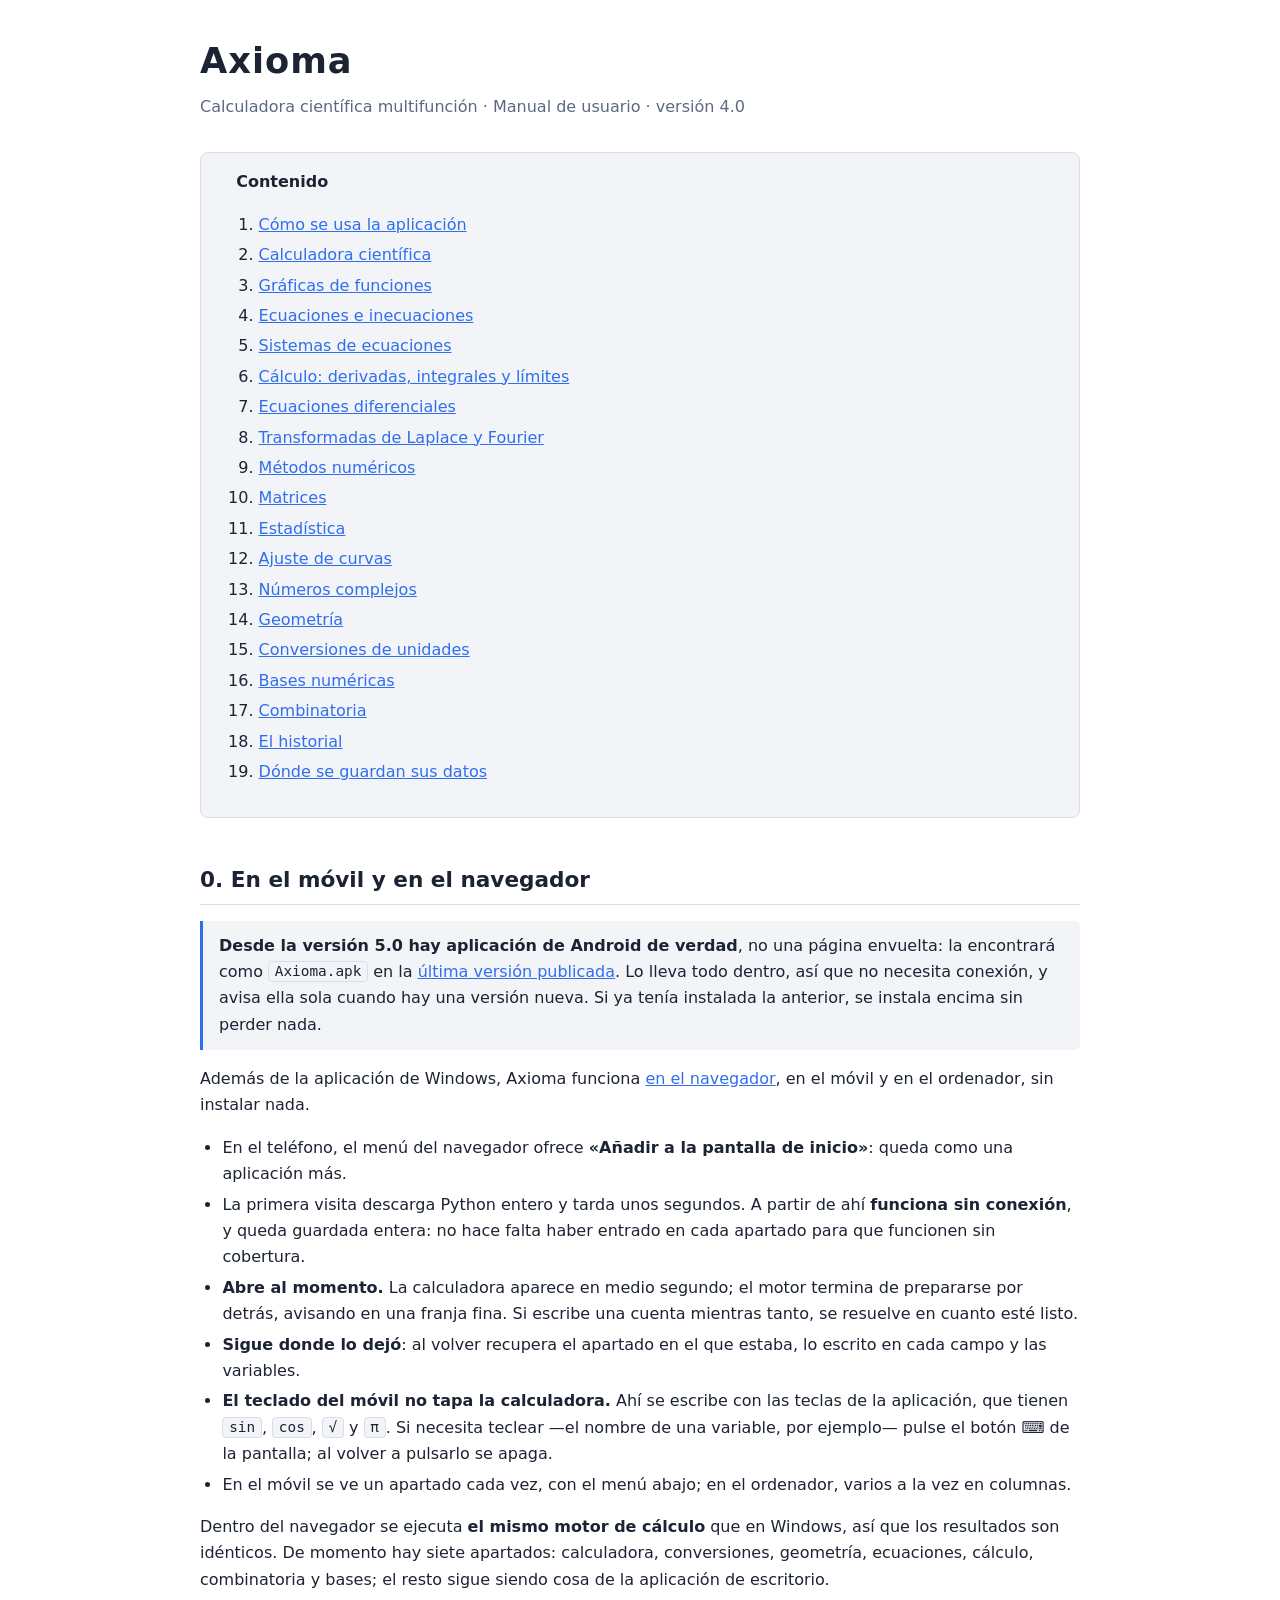
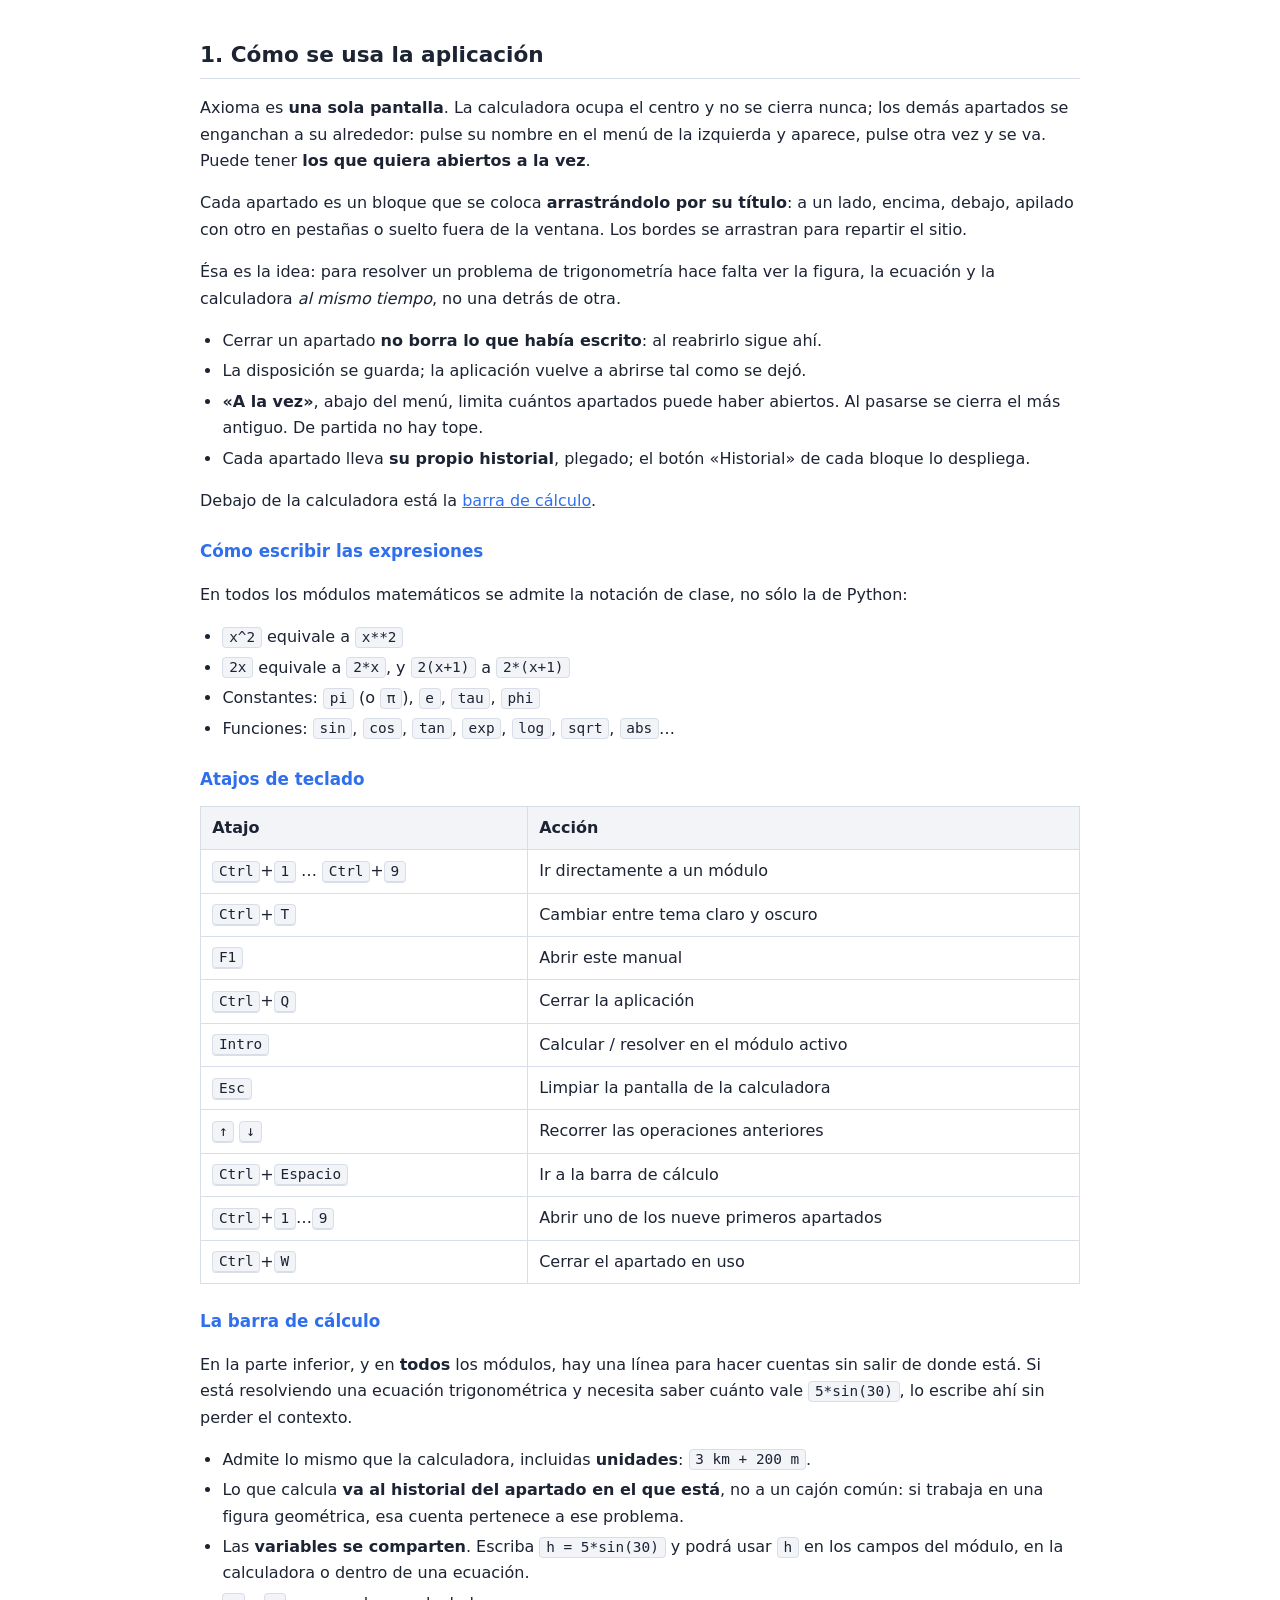
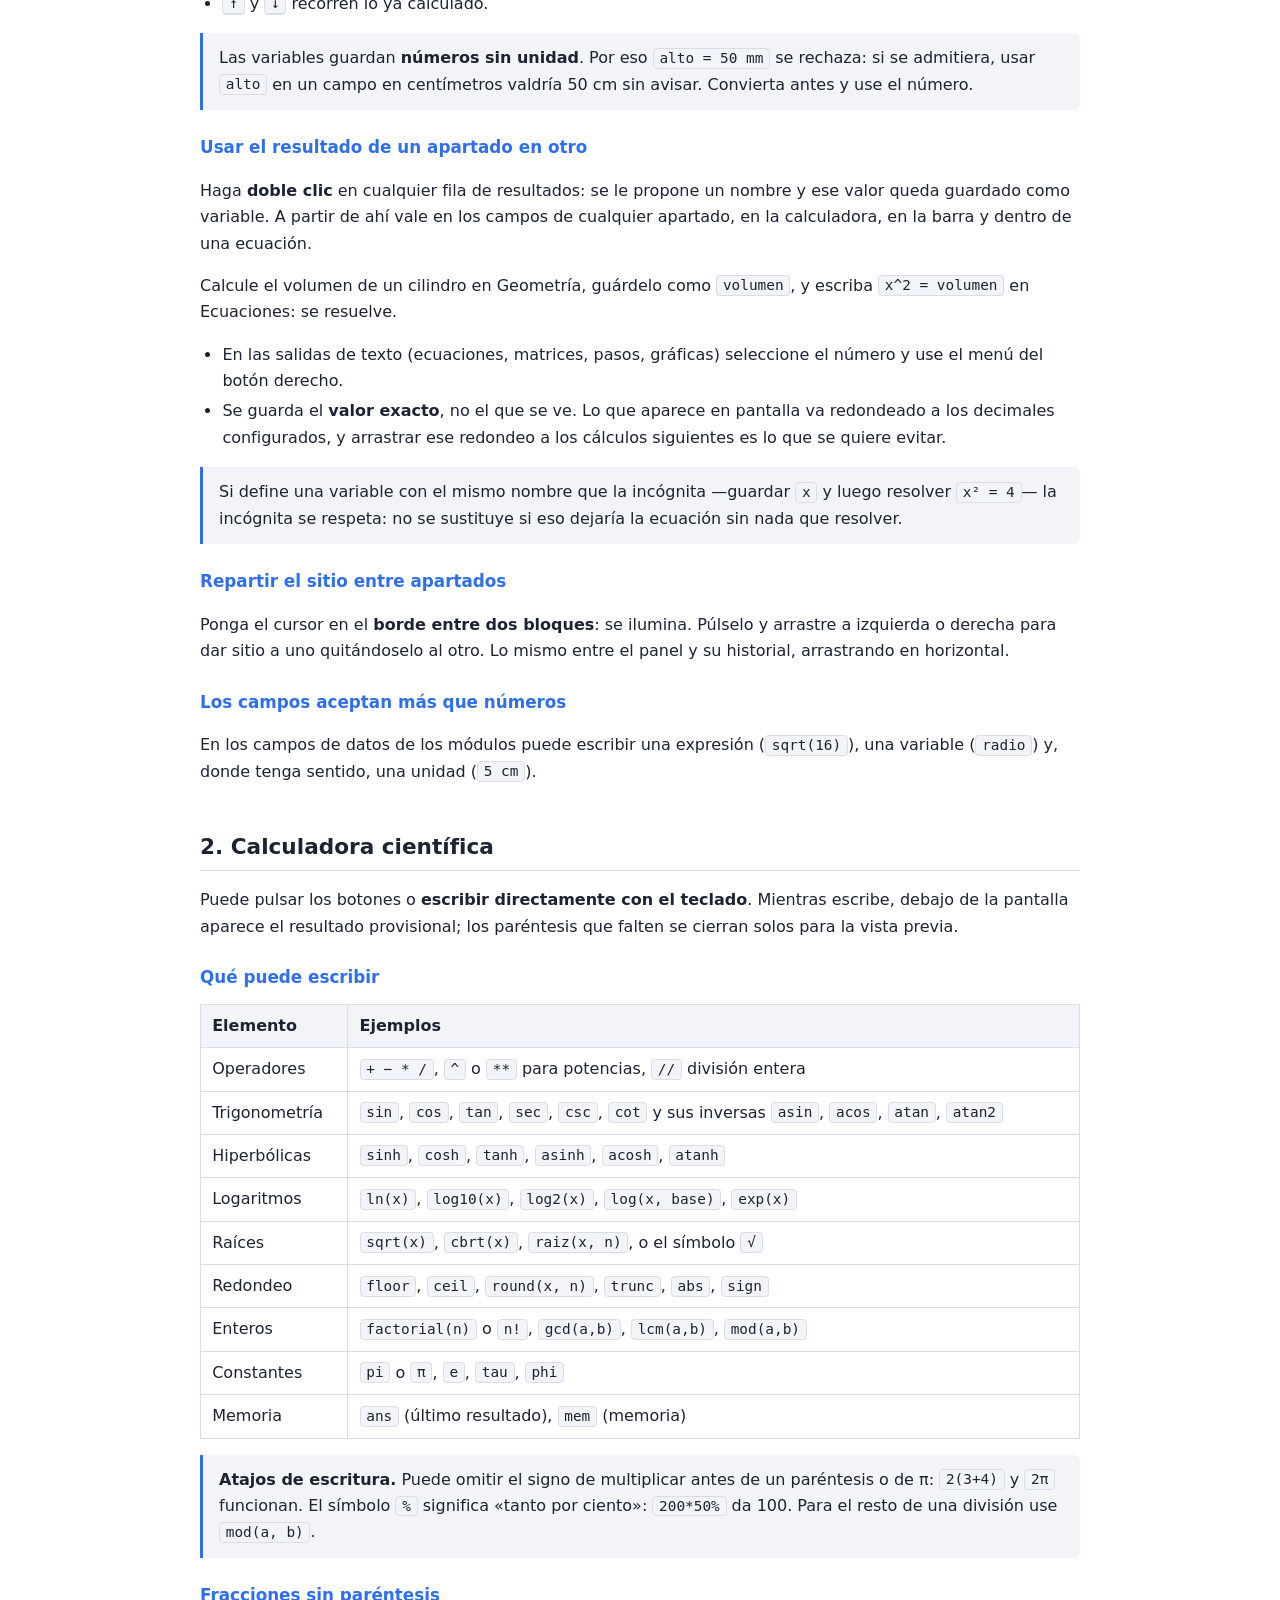
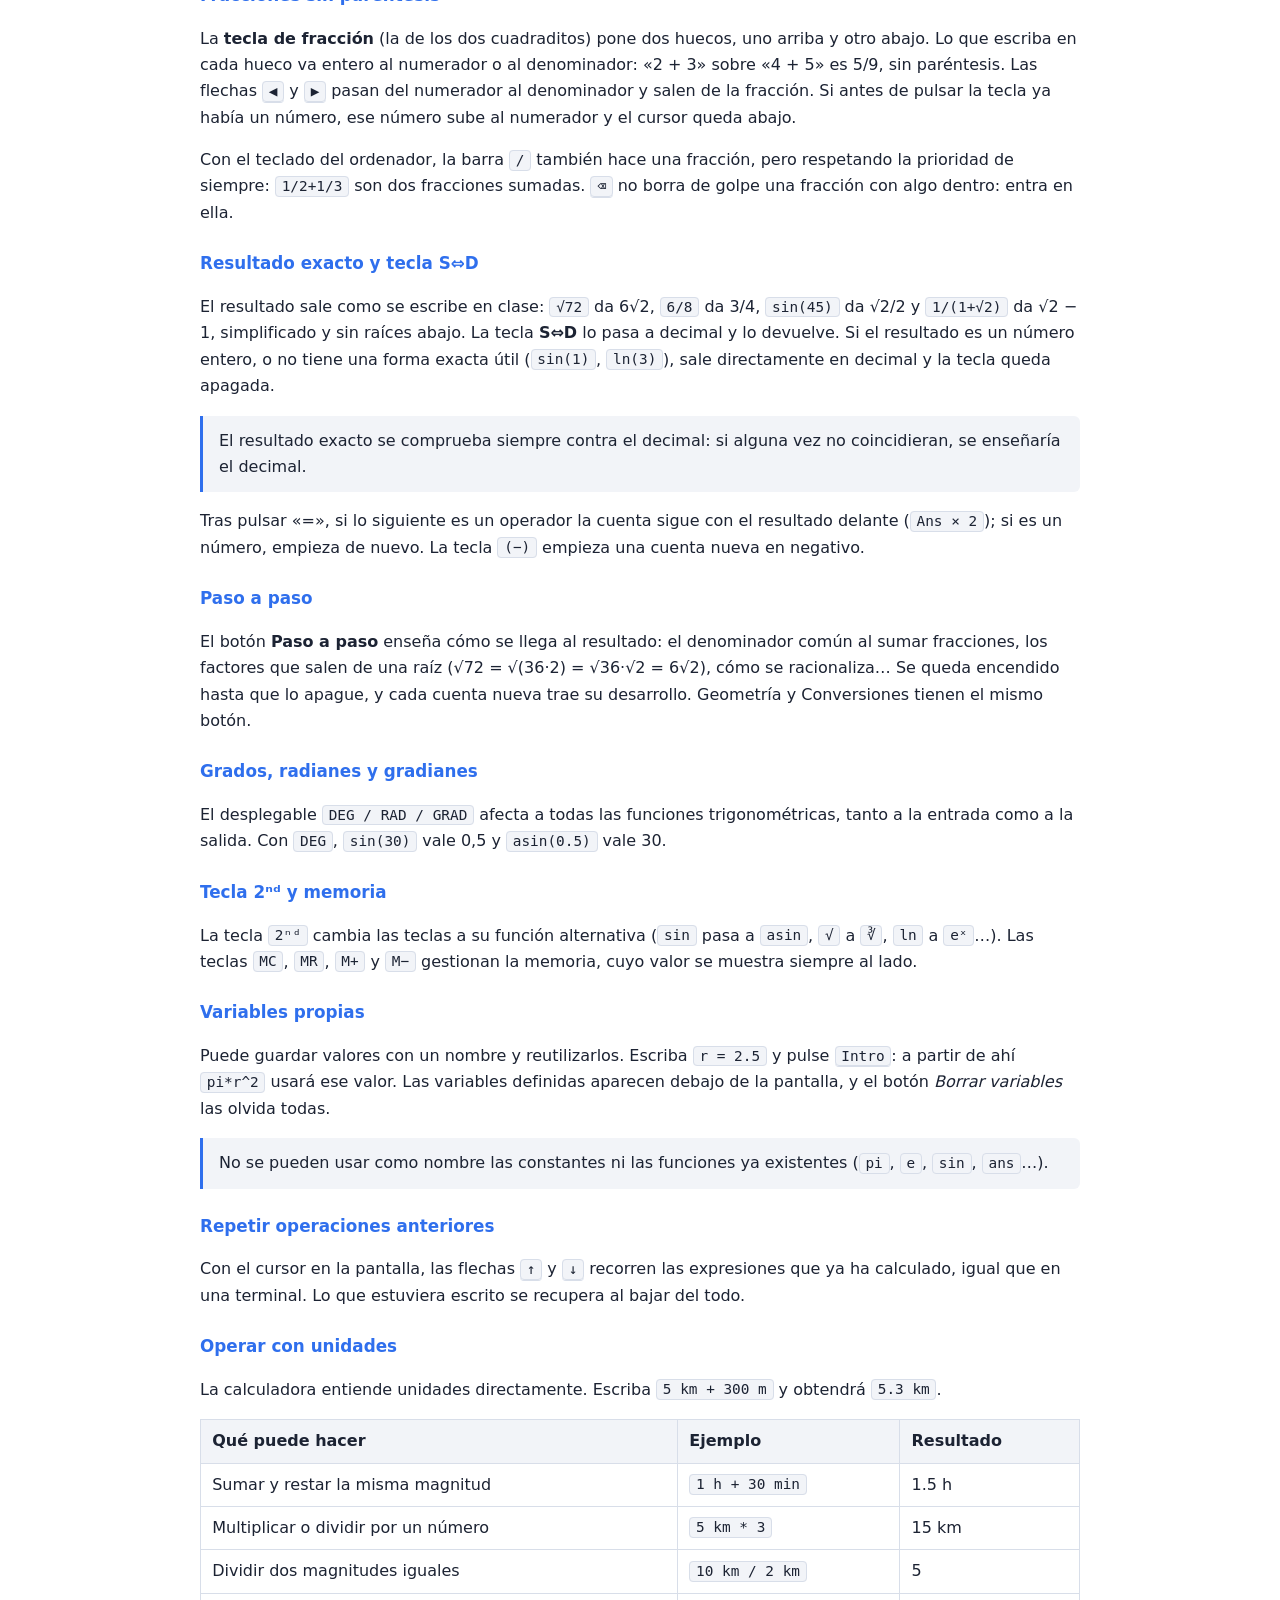
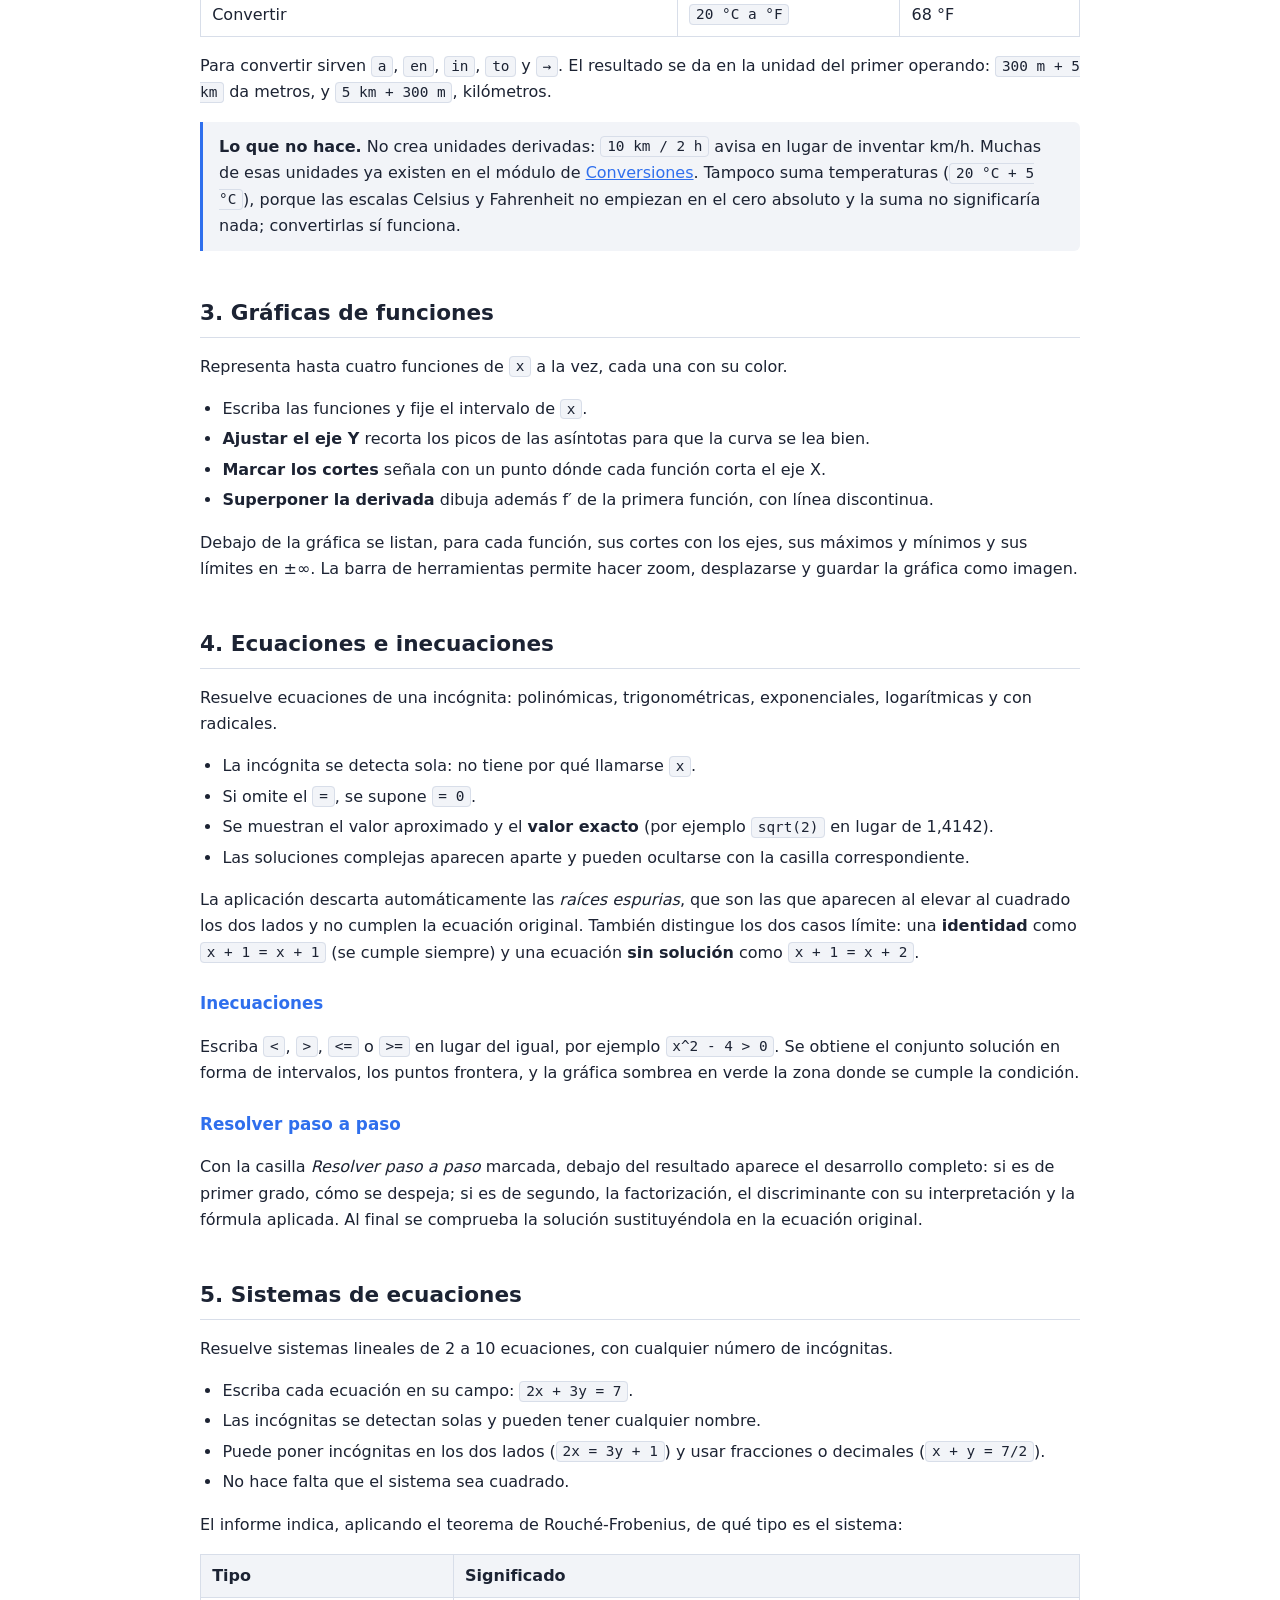
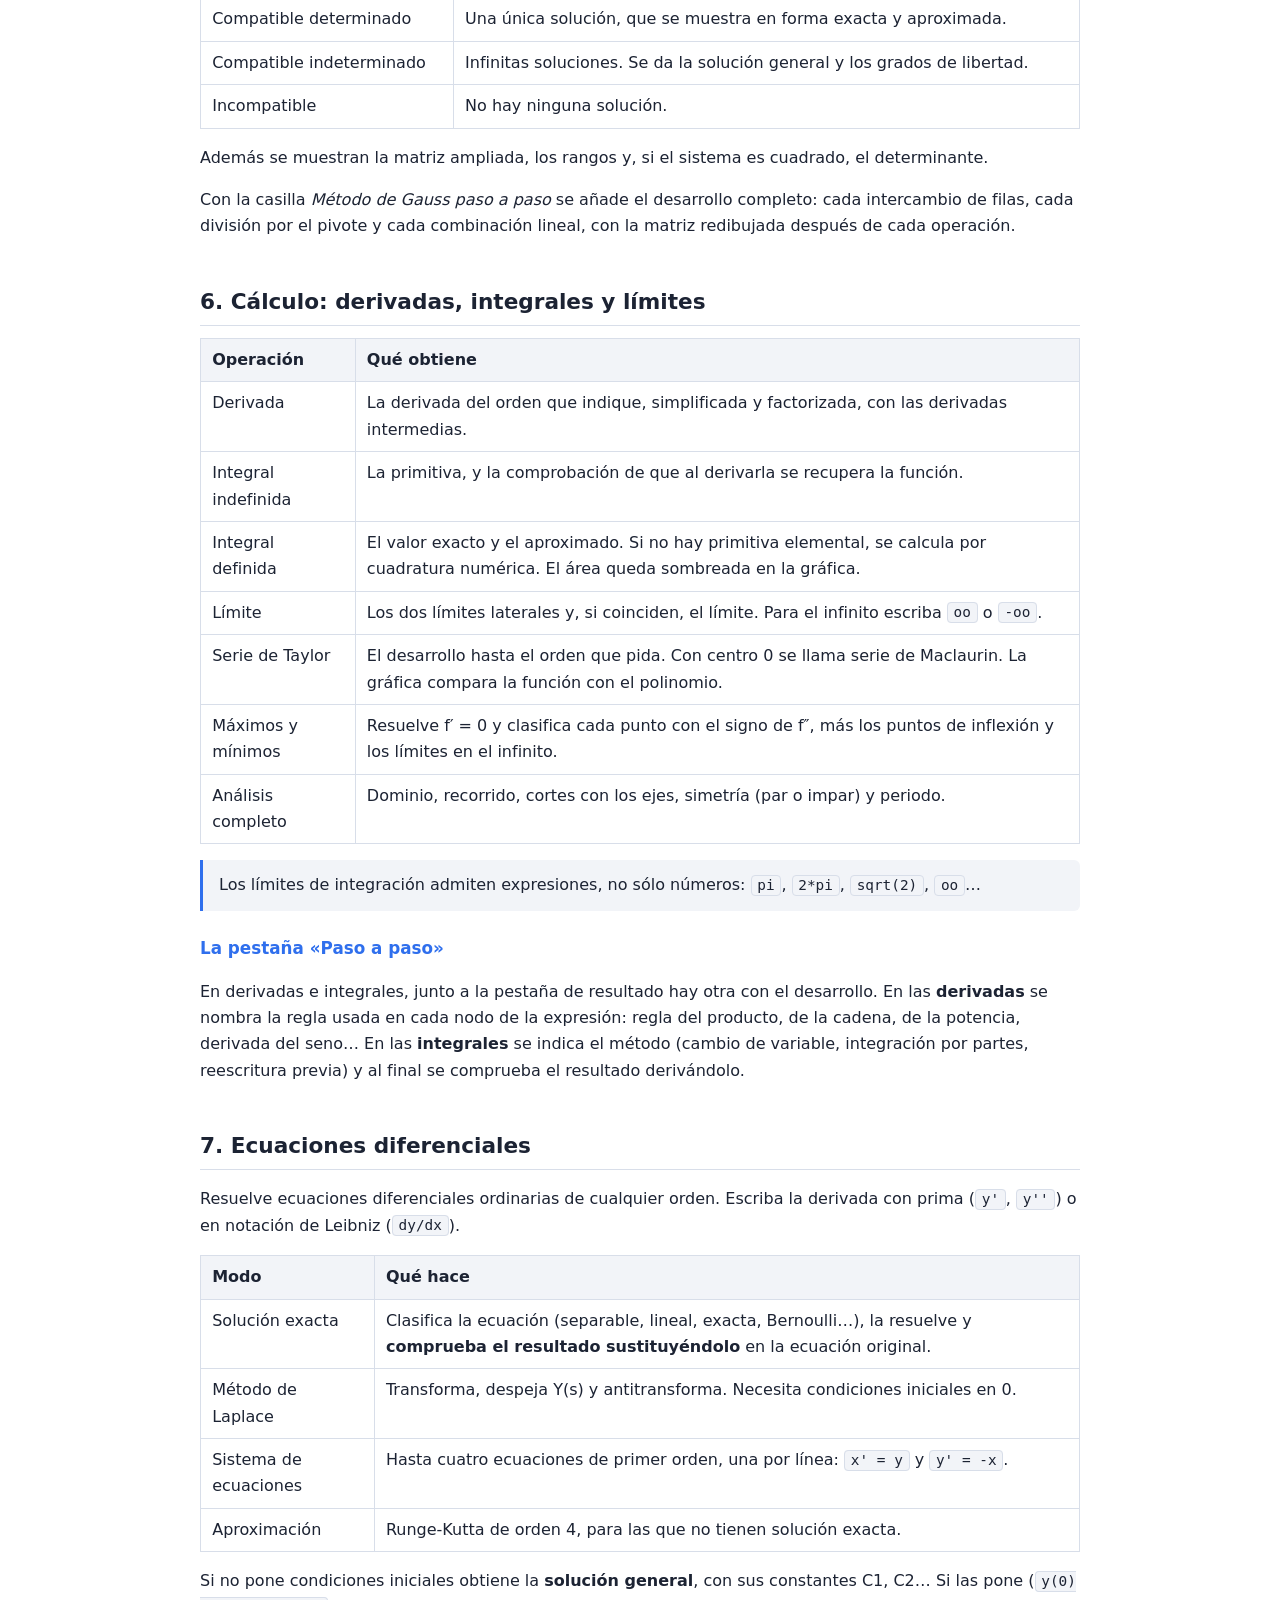
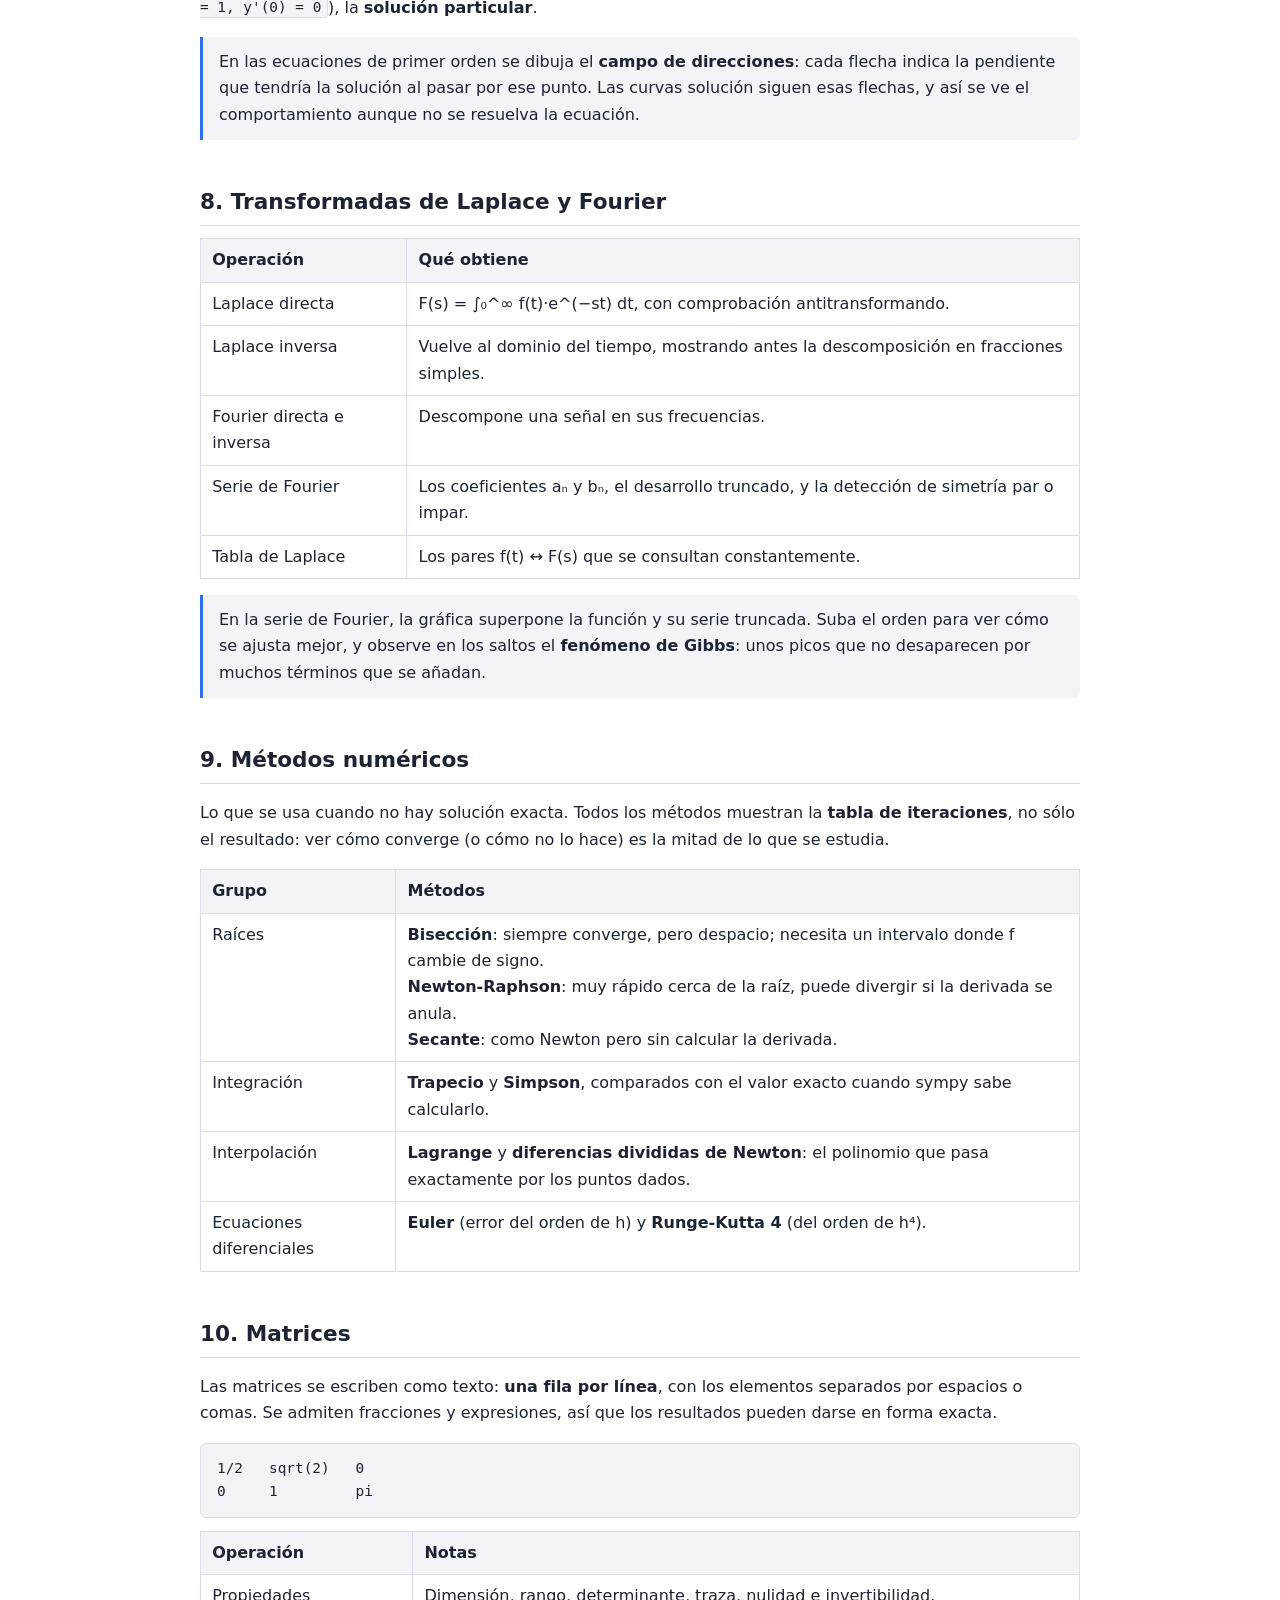
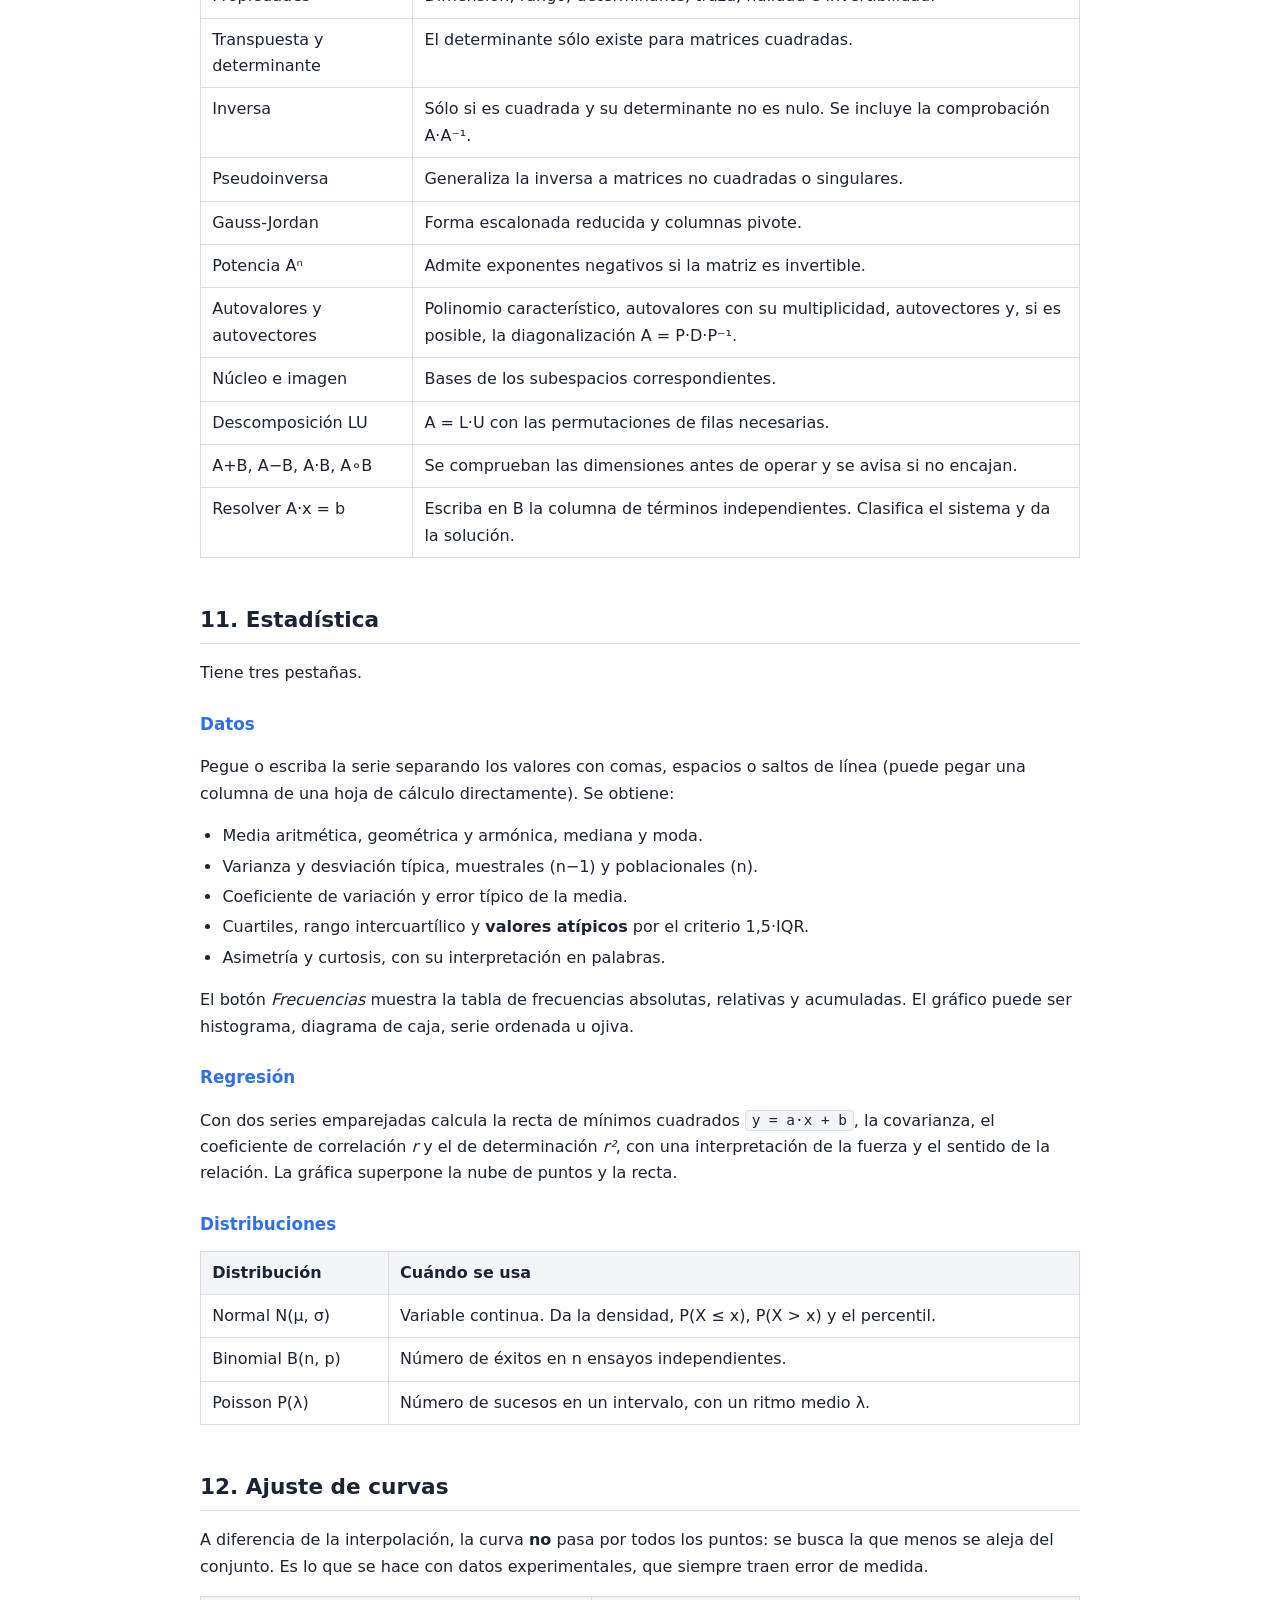
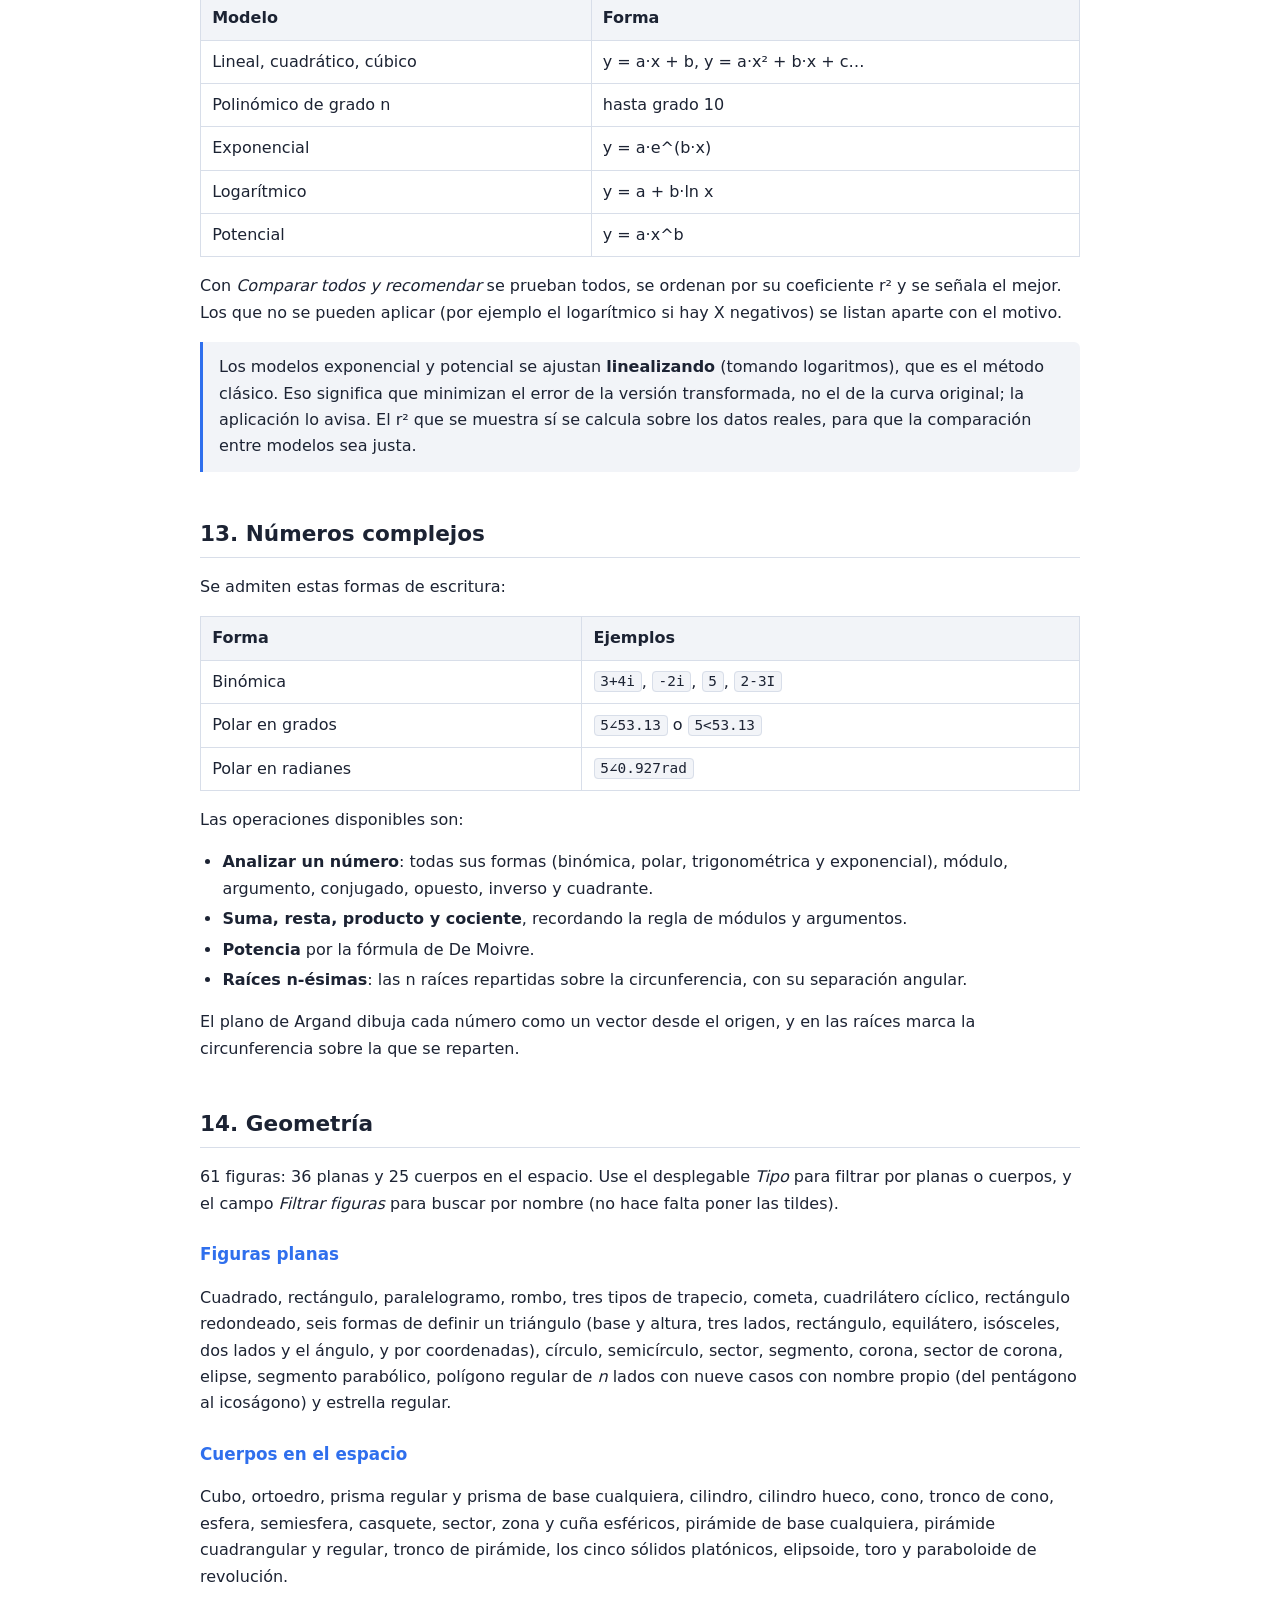
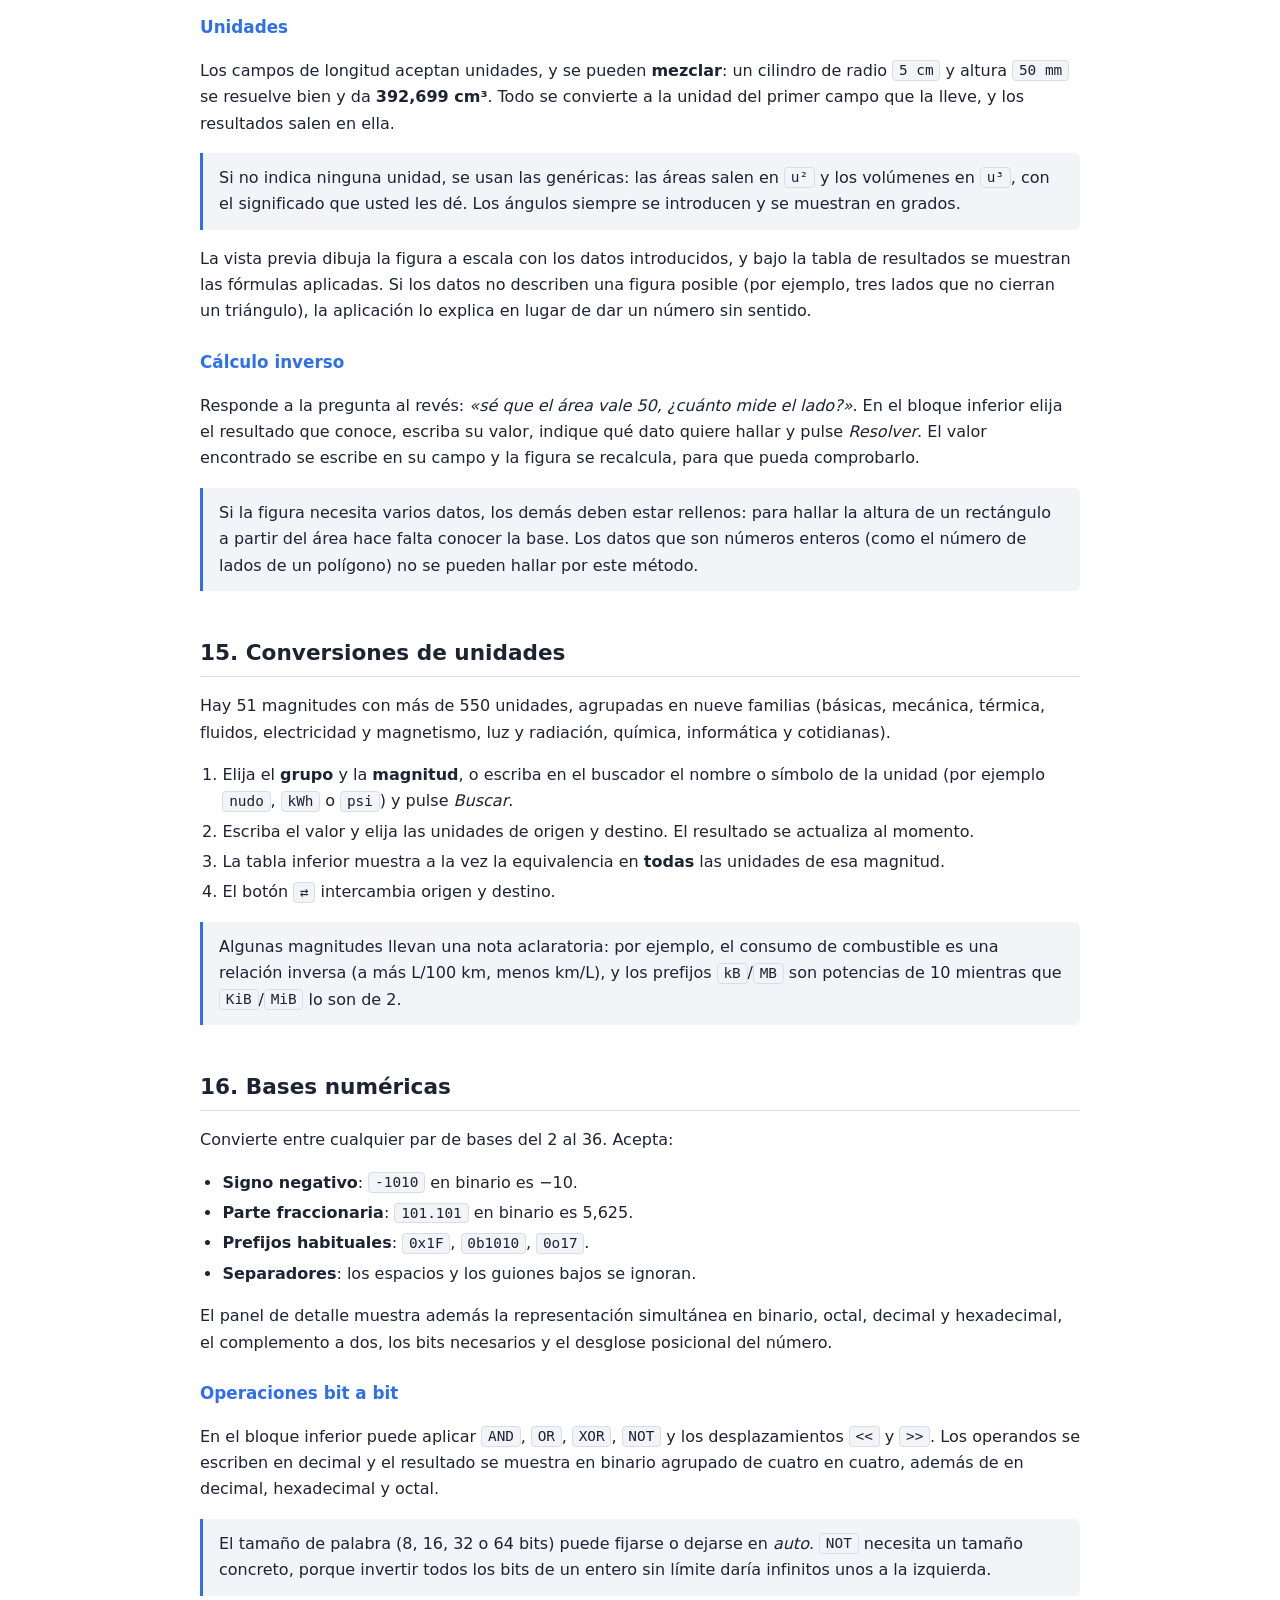
<file: docs/manual_usuario.html>
<!DOCTYPE html>
<html lang="es">
<head>
<meta charset="utf-8">
<meta name="viewport" content="width=device-width, initial-scale=1">
<title>Manual de usuario · Axioma</title>
<style>
  :root {
    --fondo: #ffffff; --texto: #1c2333; --suave: #5d6880;
    --acento: #2f6fed; --borde: #d8dee9; --codigo: #f2f4f8;
  }
  @media (prefers-color-scheme: dark) {
    :root {
      --fondo: #12161f; --texto: #e8ecf4; --suave: #95a1bb;
      --acento: #6ba1ff; --borde: #333d54; --codigo: #1a2030;
    }
  }
  * { box-sizing: border-box; }
  body {
    font-family: "Segoe UI", system-ui, sans-serif;
    line-height: 1.65; margin: 0; padding: 2rem 1.25rem 5rem;
    background: var(--fondo); color: var(--texto);
  }
  main { max-width: 880px; margin: 0 auto; }
  h1 { font-size: 2.2rem; margin: 0 0 .25rem; letter-spacing: 1px; }
  h2 {
    font-size: 1.35rem; margin: 2.75rem 0 .75rem;
    padding-bottom: .35rem; border-bottom: 1px solid var(--borde);
  }
  h3 { font-size: 1.05rem; margin: 1.5rem 0 .4rem; color: var(--acento); }
  .lema { color: var(--suave); margin: 0 0 2rem; }
  code, kbd {
    background: var(--codigo); border: 1px solid var(--borde);
    border-radius: 4px; padding: .1em .4em;
    font-family: Consolas, "DejaVu Sans Mono", monospace; font-size: .9em;
  }
  kbd { box-shadow: 0 1px 0 var(--borde); }
  pre {
    background: var(--codigo); border: 1px solid var(--borde);
    border-radius: 6px; padding: .8rem 1rem; overflow-x: auto;
  }
  pre code { background: none; border: none; padding: 0; }
  table { border-collapse: collapse; width: 100%; margin: .75rem 0; }
  th, td {
    border: 1px solid var(--borde); padding: .5rem .7rem;
    text-align: left; vertical-align: top;
  }
  th { background: var(--codigo); font-weight: 600; }
  ul, ol { padding-left: 1.4rem; }
  li { margin: .25rem 0; }
  .aviso {
    background: var(--codigo); border-left: 3px solid var(--acento);
    padding: .75rem 1rem; margin: 1rem 0; border-radius: 0 6px 6px 0;
  }
  .indice { background: var(--codigo); border: 1px solid var(--borde);
            border-radius: 8px; padding: 1rem 1rem 1rem 2.2rem; }
  a { color: var(--acento); }
  footer { margin-top: 4rem; color: var(--suave); font-size: .9rem;
           border-top: 1px solid var(--borde); padding-top: 1rem; }
</style>
</head>
<body>
<main>

<h1>Axioma</h1>
<p class="lema">Calculadora científica multifunción · Manual de usuario · versión 4.0</p>

<div class="indice">
  <strong>Contenido</strong>
  <ol>
    <li><a href="#general">Cómo se usa la aplicación</a></li>
    <li><a href="#calculadora">Calculadora científica</a></li>
    <li><a href="#graficas">Gráficas de funciones</a></li>
    <li><a href="#ecuaciones">Ecuaciones e inecuaciones</a></li>
    <li><a href="#sistemas">Sistemas de ecuaciones</a></li>
    <li><a href="#calculo">Cálculo: derivadas, integrales y límites</a></li>
    <li><a href="#edo">Ecuaciones diferenciales</a></li>
    <li><a href="#transformadas">Transformadas de Laplace y Fourier</a></li>
    <li><a href="#numerico">Métodos numéricos</a></li>
    <li><a href="#matrices">Matrices</a></li>
    <li><a href="#estadistica">Estadística</a></li>
    <li><a href="#ajuste">Ajuste de curvas</a></li>
    <li><a href="#complejos">Números complejos</a></li>
    <li><a href="#geometria">Geometría</a></li>
    <li><a href="#conversiones">Conversiones de unidades</a></li>
    <li><a href="#bases">Bases numéricas</a></li>
    <li><a href="#combinatoria">Combinatoria</a></li>
    <li><a href="#historial">El historial</a></li>
    <li><a href="#datos">Dónde se guardan sus datos</a></li>
  </ol>
</div>

<!-- ==================================================================== -->
<h2 id="movil">0. En el móvil y en el navegador</h2>
<div class="aviso">
  <b>Desde la versión 5.0 hay aplicación de Android de verdad</b>, no una
  página envuelta: la encontrará como <code>Axioma.apk</code> en la
  <a href="https://github.com/erlanders177/Axioma/releases/latest">última
  versión publicada</a>. Lo lleva todo dentro, así que no necesita conexión, y
  avisa ella sola cuando hay una versión nueva. Si ya tenía instalada la
  anterior, se instala encima sin perder nada.
</div>
<p>
  Además de la aplicación de Windows, Axioma funciona
  <a href="https://erlanders177.github.io/Axioma/">en el navegador</a>, en el
  móvil y en el ordenador, sin instalar nada.
</p>
<ul>
  <li>En el teléfono, el menú del navegador ofrece <b>«Añadir a la pantalla de
      inicio»</b>: queda como una aplicación más.</li>
  <li>La primera visita descarga Python entero y tarda unos segundos. A partir
      de ahí <b>funciona sin conexión</b>, y queda guardada entera: no hace
      falta haber entrado en cada apartado para que funcionen sin cobertura.</li>
  <li><b>Abre al momento.</b> La calculadora aparece en medio segundo; el motor
      termina de prepararse por detrás, avisando en una franja fina. Si escribe
      una cuenta mientras tanto, se resuelve en cuanto esté listo.</li>
  <li><b>Sigue donde lo dejó</b>: al volver recupera el apartado en el que
      estaba, lo escrito en cada campo y las variables.</li>
  <li><b>El teclado del móvil no tapa la calculadora.</b> Ahí se escribe con
      las teclas de la aplicación, que tienen <code>sin</code>, <code>cos</code>,
      <code>√</code> y <code>π</code>. Si necesita teclear —el nombre de una
      variable, por ejemplo— pulse el botón <b>⌨</b> de la pantalla; al volver
      a pulsarlo se apaga.</li>
  <li>En el móvil se ve un apartado cada vez, con el menú abajo; en el
      ordenador, varios a la vez en columnas.</li>
</ul>
<p>
  Dentro del navegador se ejecuta <b>el mismo motor de cálculo</b> que en
  Windows, así que los resultados son idénticos. De momento hay siete apartados:
  calculadora, conversiones, geometría, ecuaciones, cálculo, combinatoria y
  bases; el resto sigue siendo cosa de la aplicación de escritorio.
</p>

<h2 id="general">1. Cómo se usa la aplicación</h2>
<p>
  Axioma es <strong>una sola pantalla</strong>. La calculadora ocupa el centro y
  no se cierra nunca; los demás apartados se enganchan a su alrededor: pulse su
  nombre en el menú de la izquierda y aparece, pulse otra vez y se va. Puede
  tener <strong>los que quiera abiertos a la vez</strong>.
</p>
<p>
  Cada apartado es un bloque que se coloca <strong>arrastrándolo por su
  título</strong>: a un lado, encima, debajo, apilado con otro en pestañas o
  suelto fuera de la ventana. Los bordes se arrastran para repartir el sitio.
</p>
<p>
  Ésa es la idea: para resolver un problema de trigonometría hace falta ver la
  figura, la ecuación y la calculadora <em>al mismo tiempo</em>, no una detrás de
  otra.
</p>
<ul>
  <li>Cerrar un apartado <b>no borra lo que había escrito</b>: al reabrirlo sigue ahí.</li>
  <li>La disposición se guarda; la aplicación vuelve a abrirse tal como se dejó.</li>
  <li><b>«A la vez»</b>, abajo del menú, limita cuántos apartados puede haber
      abiertos. Al pasarse se cierra el más antiguo. De partida no hay tope.</li>
  <li>Cada apartado lleva <b>su propio historial</b>, plegado; el botón
      «Historial» de cada bloque lo despliega.</li>
</ul>
<p>
  Debajo de la calculadora está la <a href="#barra">barra de cálculo</a>.
</p>

<h3>Cómo escribir las expresiones</h3>
<p>
  En todos los módulos matemáticos se admite la notación de clase, no sólo la de
  Python:
</p>
<ul>
  <li><code>x^2</code> equivale a <code>x**2</code></li>
  <li><code>2x</code> equivale a <code>2*x</code>, y <code>2(x+1)</code> a <code>2*(x+1)</code></li>
  <li>Constantes: <code>pi</code> (o <code>π</code>), <code>e</code>, <code>tau</code>, <code>phi</code></li>
  <li>Funciones: <code>sin</code>, <code>cos</code>, <code>tan</code>, <code>exp</code>, <code>log</code>, <code>sqrt</code>, <code>abs</code>…</li>
</ul>

<h3>Atajos de teclado</h3>
<table>
  <tr><th>Atajo</th><th>Acción</th></tr>
  <tr><td><kbd>Ctrl</kbd>+<kbd>1</kbd> … <kbd>Ctrl</kbd>+<kbd>9</kbd></td><td>Ir directamente a un módulo</td></tr>
  <tr><td><kbd>Ctrl</kbd>+<kbd>T</kbd></td><td>Cambiar entre tema claro y oscuro</td></tr>
  <tr><td><kbd>F1</kbd></td><td>Abrir este manual</td></tr>
  <tr><td><kbd>Ctrl</kbd>+<kbd>Q</kbd></td><td>Cerrar la aplicación</td></tr>
  <tr><td><kbd>Intro</kbd></td><td>Calcular / resolver en el módulo activo</td></tr>
  <tr><td><kbd>Esc</kbd></td><td>Limpiar la pantalla de la calculadora</td></tr>
  <tr><td><kbd>↑</kbd> <kbd>↓</kbd></td><td>Recorrer las operaciones anteriores</td></tr>
  <tr><td><kbd>Ctrl</kbd>+<kbd>Espacio</kbd></td><td>Ir a la barra de cálculo</td></tr>
  <tr><td><kbd>Ctrl</kbd>+<kbd>1</kbd>…<kbd>9</kbd></td><td>Abrir uno de los nueve primeros apartados</td></tr>
  <tr><td><kbd>Ctrl</kbd>+<kbd>W</kbd></td><td>Cerrar el apartado en uso</td></tr>
</table>

<h3 id="barra">La barra de cálculo</h3>
<p>
  En la parte inferior, y en <strong>todos</strong> los módulos, hay una línea
  para hacer cuentas sin salir de donde está. Si está resolviendo una ecuación
  trigonométrica y necesita saber cuánto vale <code>5*sin(30)</code>, lo escribe
  ahí sin perder el contexto.
</p>
<ul>
  <li>Admite lo mismo que la calculadora, incluidas <b>unidades</b>: <code>3 km + 200 m</code>.</li>
  <li>Lo que calcula <b>va al historial del apartado en el que está</b>, no a un cajón común: si trabaja en una figura geométrica, esa cuenta pertenece a ese problema.</li>
  <li>Las <b>variables se comparten</b>. Escriba <code>h = 5*sin(30)</code> y podrá usar <code>h</code> en los campos del módulo, en la calculadora o dentro de una ecuación.</li>
  <li><kbd>↑</kbd> y <kbd>↓</kbd> recorren lo ya calculado.</li>
</ul>
<div class="aviso">
  Las variables guardan <b>números sin unidad</b>. Por eso <code>alto = 50 mm</code>
  se rechaza: si se admitiera, usar <code>alto</code> en un campo en centímetros
  valdría 50 cm sin avisar. Convierta antes y use el número.
</div>

<h3 id="usar">Usar el resultado de un apartado en otro</h3>
<p>
  Haga <strong>doble clic</strong> en cualquier fila de resultados: se le
  propone un nombre y ese valor queda guardado como variable. A partir de ahí
  vale en los campos de cualquier apartado, en la calculadora, en la barra y
  dentro de una ecuación.
</p>
<p>
  Calcule el volumen de un cilindro en Geometría, guárdelo como
  <code>volumen</code>, y escriba <code>x^2 = volumen</code> en Ecuaciones: se
  resuelve.
</p>
<ul>
  <li>En las salidas de texto (ecuaciones, matrices, pasos, gráficas) seleccione
      el número y use el menú del botón derecho.</li>
  <li>Se guarda el <b>valor exacto</b>, no el que se ve. Lo que aparece en
      pantalla va redondeado a los decimales configurados, y arrastrar ese
      redondeo a los cálculos siguientes es lo que se quiere evitar.</li>
</ul>
<div class="aviso">
  Si define una variable con el mismo nombre que la incógnita —guardar
  <code>x</code> y luego resolver <code>x² = 4</code>— la incógnita se respeta:
  no se sustituye si eso dejaría la ecuación sin nada que resolver.
</div>

<h3>Repartir el sitio entre apartados</h3>
<p>
  Ponga el cursor en el <strong>borde entre dos bloques</strong>: se ilumina.
  Púlselo y arrastre a izquierda o derecha para dar sitio a uno quitándoselo al
  otro. Lo mismo entre el panel y su historial, arrastrando en horizontal.
</p>

<h3>Los campos aceptan más que números</h3>
<p>
  En los campos de datos de los módulos puede escribir una expresión
  (<code>sqrt(16)</code>), una variable (<code>radio</code>) y, donde tenga
  sentido, una unidad (<code>5 cm</code>).
</p>

<!-- ==================================================================== -->
<h2 id="calculadora">2. Calculadora científica</h2>
<p>
  Puede pulsar los botones o <strong>escribir directamente con el teclado</strong>.
  Mientras escribe, debajo de la pantalla aparece el resultado provisional; los
  paréntesis que falten se cierran solos para la vista previa.
</p>

<h3>Qué puede escribir</h3>
<table>
  <tr><th>Elemento</th><th>Ejemplos</th></tr>
  <tr><td>Operadores</td><td><code>+ − * /</code>, <code>^</code> o <code>**</code> para potencias, <code>//</code> división entera</td></tr>
  <tr><td>Trigonometría</td><td><code>sin</code>, <code>cos</code>, <code>tan</code>, <code>sec</code>, <code>csc</code>, <code>cot</code> y sus inversas <code>asin</code>, <code>acos</code>, <code>atan</code>, <code>atan2</code></td></tr>
  <tr><td>Hiperbólicas</td><td><code>sinh</code>, <code>cosh</code>, <code>tanh</code>, <code>asinh</code>, <code>acosh</code>, <code>atanh</code></td></tr>
  <tr><td>Logaritmos</td><td><code>ln(x)</code>, <code>log10(x)</code>, <code>log2(x)</code>, <code>log(x, base)</code>, <code>exp(x)</code></td></tr>
  <tr><td>Raíces</td><td><code>sqrt(x)</code>, <code>cbrt(x)</code>, <code>raiz(x, n)</code>, o el símbolo <code>√</code></td></tr>
  <tr><td>Redondeo</td><td><code>floor</code>, <code>ceil</code>, <code>round(x, n)</code>, <code>trunc</code>, <code>abs</code>, <code>sign</code></td></tr>
  <tr><td>Enteros</td><td><code>factorial(n)</code> o <code>n!</code>, <code>gcd(a,b)</code>, <code>lcm(a,b)</code>, <code>mod(a,b)</code></td></tr>
  <tr><td>Constantes</td><td><code>pi</code> o <code>π</code>, <code>e</code>, <code>tau</code>, <code>phi</code></td></tr>
  <tr><td>Memoria</td><td><code>ans</code> (último resultado), <code>mem</code> (memoria)</td></tr>
</table>

<div class="aviso">
  <strong>Atajos de escritura.</strong> Puede omitir el signo de multiplicar antes
  de un paréntesis o de π: <code>2(3+4)</code> y <code>2π</code> funcionan.
  El símbolo <code>%</code> significa «tanto por ciento»: <code>200*50%</code> da 100.
  Para el resto de una división use <code>mod(a, b)</code>.
</div>

<h3 id="fracciones">Fracciones sin paréntesis</h3>
<p>
  La <strong>tecla de fracción</strong> (la de los dos cuadraditos) pone dos
  huecos, uno arriba y otro abajo. Lo que escriba en cada hueco va entero al
  numerador o al denominador: «2 + 3» sobre «4 + 5» es 5/9, sin paréntesis.
  Las flechas <kbd>◀</kbd> y <kbd>▶</kbd> pasan del numerador al denominador y
  salen de la fracción. Si antes de pulsar la tecla ya había un número, ese
  número sube al numerador y el cursor queda abajo.
</p>
<p>
  Con el teclado del ordenador, la barra <code>/</code> también hace una
  fracción, pero respetando la prioridad de siempre: <code>1/2+1/3</code> son
  dos fracciones sumadas. <kbd>⌫</kbd> no borra de golpe una fracción con algo
  dentro: entra en ella.
</p>

<h3 id="exacto">Resultado exacto y tecla S⇔D</h3>
<p>
  El resultado sale como se escribe en clase: <code>√72</code> da 6√2,
  <code>6/8</code> da 3/4, <code>sin(45)</code> da √2/2 y
  <code>1/(1+√2)</code> da √2 − 1, simplificado y sin raíces abajo. La tecla
  <strong>S⇔D</strong> lo pasa a decimal y lo devuelve. Si el resultado es un
  número entero, o no tiene una forma exacta útil (<code>sin(1)</code>,
  <code>ln(3)</code>), sale directamente en decimal y la tecla queda apagada.
</p>
<div class="aviso">
  El resultado exacto se comprueba siempre contra el decimal: si alguna vez no
  coincidieran, se enseñaría el decimal.
</div>
<p>
  Tras pulsar «=», si lo siguiente es un operador la cuenta sigue con el
  resultado delante (<code>Ans × 2</code>); si es un número, empieza de nuevo.
  La tecla <code>(−)</code> empieza una cuenta nueva en negativo.
</p>

<h3 id="pasos-calculadora">Paso a paso</h3>
<p>
  El botón <strong>Paso a paso</strong> enseña cómo se llega al resultado:
  el denominador común al sumar fracciones, los factores que salen de una raíz
  (√72 = √(36·2) = √36·√2 = 6√2), cómo se racionaliza… Se queda encendido hasta
  que lo apague, y cada cuenta nueva trae su desarrollo. Geometría y
  Conversiones tienen el mismo botón.
</p>

<h3>Grados, radianes y gradianes</h3>
<p>
  El desplegable <code>DEG / RAD / GRAD</code> afecta a todas las funciones
  trigonométricas, tanto a la entrada como a la salida. Con <code>DEG</code>,
  <code>sin(30)</code> vale 0,5 y <code>asin(0.5)</code> vale 30.
</p>

<h3>Tecla 2ⁿᵈ y memoria</h3>
<p>
  La tecla <code>2ⁿᵈ</code> cambia las teclas a su función alternativa
  (<code>sin</code> pasa a <code>asin</code>, <code>√</code> a <code>∛</code>,
  <code>ln</code> a <code>eˣ</code>…). Las teclas <code>MC</code>,
  <code>MR</code>, <code>M+</code> y <code>M−</code> gestionan la memoria, cuyo
  valor se muestra siempre al lado.
</p>

<h3>Variables propias</h3>
<p>
  Puede guardar valores con un nombre y reutilizarlos. Escriba
  <code>r = 2.5</code> y pulse <kbd>Intro</kbd>: a partir de ahí
  <code>pi*r^2</code> usará ese valor. Las variables definidas aparecen debajo de
  la pantalla, y el botón <em>Borrar variables</em> las olvida todas.
</p>
<div class="aviso">
  No se pueden usar como nombre las constantes ni las funciones ya existentes
  (<code>pi</code>, <code>e</code>, <code>sin</code>, <code>ans</code>…).
</div>

<h3>Repetir operaciones anteriores</h3>
<p>
  Con el cursor en la pantalla, las flechas <kbd>↑</kbd> y <kbd>↓</kbd> recorren
  las expresiones que ya ha calculado, igual que en una terminal. Lo que
  estuviera escrito se recupera al bajar del todo.
</p>

<h3>Operar con unidades</h3>
<p>
  La calculadora entiende unidades directamente. Escriba
  <code>5 km + 300 m</code> y obtendrá <code>5.3 km</code>.
</p>
<table>
  <tr><th>Qué puede hacer</th><th>Ejemplo</th><th>Resultado</th></tr>
  <tr><td>Sumar y restar la misma magnitud</td><td><code>1 h + 30 min</code></td><td>1.5 h</td></tr>
  <tr><td>Multiplicar o dividir por un número</td><td><code>5 km * 3</code></td><td>15 km</td></tr>
  <tr><td>Dividir dos magnitudes iguales</td><td><code>10 km / 2 km</code></td><td>5</td></tr>
  <tr><td>Convertir</td><td><code>20 °C a °F</code></td><td>68 °F</td></tr>
</table>
<p>
  Para convertir sirven <code>a</code>, <code>en</code>, <code>in</code>,
  <code>to</code> y <code>→</code>. El resultado se da en la unidad del primer
  operando: <code>300 m + 5 km</code> da metros, y <code>5 km + 300 m</code>,
  kilómetros.
</p>
<div class="aviso">
  <strong>Lo que no hace.</strong> No crea unidades derivadas:
  <code>10 km / 2 h</code> avisa en lugar de inventar km/h. Muchas de esas
  unidades ya existen en el módulo de <a href="#conversiones">Conversiones</a>.
  Tampoco suma temperaturas (<code>20 °C + 5 °C</code>), porque las escalas
  Celsius y Fahrenheit no empiezan en el cero absoluto y la suma no
  significaría nada; convertirlas sí funciona.
</div>

<!-- ==================================================================== -->
<h2 id="graficas">3. Gráficas de funciones</h2>
<p>
  Representa hasta cuatro funciones de <code>x</code> a la vez, cada una con su
  color.
</p>
<ul>
  <li>Escriba las funciones y fije el intervalo de <code>x</code>.</li>
  <li><b>Ajustar el eje Y</b> recorta los picos de las asíntotas para que la curva se lea bien.</li>
  <li><b>Marcar los cortes</b> señala con un punto dónde cada función corta el eje X.</li>
  <li><b>Superponer la derivada</b> dibuja además f′ de la primera función, con línea discontinua.</li>
</ul>
<p>
  Debajo de la gráfica se listan, para cada función, sus cortes con los ejes, sus
  máximos y mínimos y sus límites en ±∞. La barra de herramientas permite hacer
  zoom, desplazarse y guardar la gráfica como imagen.
</p>

<!-- ==================================================================== -->
<h2 id="ecuaciones">4. Ecuaciones e inecuaciones</h2>
<p>
  Resuelve ecuaciones de una incógnita: polinómicas, trigonométricas,
  exponenciales, logarítmicas y con radicales.
</p>
<ul>
  <li>La incógnita se detecta sola: no tiene por qué llamarse <code>x</code>.</li>
  <li>Si omite el <code>=</code>, se supone <code>= 0</code>.</li>
  <li>Se muestran el valor aproximado y el <strong>valor exacto</strong> (por ejemplo <code>sqrt(2)</code> en lugar de 1,4142).</li>
  <li>Las soluciones complejas aparecen aparte y pueden ocultarse con la casilla correspondiente.</li>
</ul>
<p>
  La aplicación descarta automáticamente las <em>raíces espurias</em>, que son las
  que aparecen al elevar al cuadrado los dos lados y no cumplen la ecuación
  original. También distingue los dos casos límite: una <b>identidad</b> como
  <code>x + 1 = x + 1</code> (se cumple siempre) y una ecuación
  <b>sin solución</b> como <code>x + 1 = x + 2</code>.
</p>

<h3>Inecuaciones</h3>
<p>
  Escriba <code>&lt;</code>, <code>&gt;</code>, <code>&lt;=</code> o
  <code>&gt;=</code> en lugar del igual, por ejemplo <code>x^2 - 4 &gt; 0</code>.
  Se obtiene el conjunto solución en forma de intervalos, los puntos frontera, y
  la gráfica sombrea en verde la zona donde se cumple la condición.
</p>

<h3 id="paso-a-paso">Resolver paso a paso</h3>
<p>
  Con la casilla <em>Resolver paso a paso</em> marcada, debajo del resultado
  aparece el desarrollo completo: si es de primer grado, cómo se despeja; si es
  de segundo, la factorización, el discriminante con su interpretación y la
  fórmula aplicada. Al final se comprueba la solución sustituyéndola en la
  ecuación original.
</p>

<!-- ==================================================================== -->
<h2 id="sistemas">5. Sistemas de ecuaciones</h2>
<p>Resuelve sistemas lineales de 2 a 10 ecuaciones, con cualquier número de incógnitas.</p>
<ul>
  <li>Escriba cada ecuación en su campo: <code>2x + 3y = 7</code>.</li>
  <li>Las incógnitas se detectan solas y pueden tener cualquier nombre.</li>
  <li>Puede poner incógnitas en los dos lados (<code>2x = 3y + 1</code>) y usar fracciones o decimales (<code>x + y = 7/2</code>).</li>
  <li>No hace falta que el sistema sea cuadrado.</li>
</ul>
<p>El informe indica, aplicando el teorema de Rouché-Frobenius, de qué tipo es el sistema:</p>
<table>
  <tr><th>Tipo</th><th>Significado</th></tr>
  <tr><td>Compatible determinado</td><td>Una única solución, que se muestra en forma exacta y aproximada.</td></tr>
  <tr><td>Compatible indeterminado</td><td>Infinitas soluciones. Se da la solución general y los grados de libertad.</td></tr>
  <tr><td>Incompatible</td><td>No hay ninguna solución.</td></tr>
</table>
<p>Además se muestran la matriz ampliada, los rangos y, si el sistema es cuadrado, el determinante.</p>
<p>
  Con la casilla <em>Método de Gauss paso a paso</em> se añade el desarrollo
  completo: cada intercambio de filas, cada división por el pivote y cada
  combinación lineal, con la matriz redibujada después de cada operación.
</p>

<!-- ==================================================================== -->
<h2 id="calculo">6. Cálculo: derivadas, integrales y límites</h2>
<table>
  <tr><th>Operación</th><th>Qué obtiene</th></tr>
  <tr><td>Derivada</td><td>La derivada del orden que indique, simplificada y factorizada, con las derivadas intermedias.</td></tr>
  <tr><td>Integral indefinida</td><td>La primitiva, y la comprobación de que al derivarla se recupera la función.</td></tr>
  <tr><td>Integral definida</td><td>El valor exacto y el aproximado. Si no hay primitiva elemental, se calcula por cuadratura numérica. El área queda sombreada en la gráfica.</td></tr>
  <tr><td>Límite</td><td>Los dos límites laterales y, si coinciden, el límite. Para el infinito escriba <code>oo</code> o <code>-oo</code>.</td></tr>
  <tr><td>Serie de Taylor</td><td>El desarrollo hasta el orden que pida. Con centro 0 se llama serie de Maclaurin. La gráfica compara la función con el polinomio.</td></tr>
  <tr><td>Máximos y mínimos</td><td>Resuelve f′ = 0 y clasifica cada punto con el signo de f″, más los puntos de inflexión y los límites en el infinito.</td></tr>
  <tr><td>Análisis completo</td><td>Dominio, recorrido, cortes con los ejes, simetría (par o impar) y periodo.</td></tr>
</table>
<div class="aviso">
  Los límites de integración admiten expresiones, no sólo números:
  <code>pi</code>, <code>2*pi</code>, <code>sqrt(2)</code>, <code>oo</code>…
</div>

<h3>La pestaña «Paso a paso»</h3>
<p>
  En derivadas e integrales, junto a la pestaña de resultado hay otra con el
  desarrollo. En las <b>derivadas</b> se nombra la regla usada en cada nodo de la
  expresión: regla del producto, de la cadena, de la potencia, derivada del
  seno… En las <b>integrales</b> se indica el método (cambio de variable,
  integración por partes, reescritura previa) y al final se comprueba el
  resultado derivándolo.
</p>


<!-- ==================================================================== -->
<h2 id="edo">7. Ecuaciones diferenciales</h2>
<p>
  Resuelve ecuaciones diferenciales ordinarias de cualquier orden. Escriba la
  derivada con prima (<code>y'</code>, <code>y''</code>) o en notación de
  Leibniz (<code>dy/dx</code>).
</p>
<table>
  <tr><th>Modo</th><th>Qué hace</th></tr>
  <tr><td>Solución exacta</td><td>Clasifica la ecuación (separable, lineal, exacta, Bernoulli…), la resuelve y <b>comprueba el resultado sustituyéndolo</b> en la ecuación original.</td></tr>
  <tr><td>Método de Laplace</td><td>Transforma, despeja Y(s) y antitransforma. Necesita condiciones iniciales en 0.</td></tr>
  <tr><td>Sistema de ecuaciones</td><td>Hasta cuatro ecuaciones de primer orden, una por línea: <code>x' = y</code> y <code>y' = -x</code>.</td></tr>
  <tr><td>Aproximación</td><td>Runge-Kutta de orden 4, para las que no tienen solución exacta.</td></tr>
</table>
<p>
  Si no pone condiciones iniciales obtiene la <b>solución general</b>, con sus
  constantes C1, C2… Si las pone (<code>y(0) = 1, y'(0) = 0</code>), la
  <b>solución particular</b>.
</p>
<div class="aviso">
  En las ecuaciones de primer orden se dibuja el <strong>campo de
  direcciones</strong>: cada flecha indica la pendiente que tendría la solución
  al pasar por ese punto. Las curvas solución siguen esas flechas, y así se ve
  el comportamiento aunque no se resuelva la ecuación.
</div>

<!-- ==================================================================== -->
<h2 id="transformadas">8. Transformadas de Laplace y Fourier</h2>
<table>
  <tr><th>Operación</th><th>Qué obtiene</th></tr>
  <tr><td>Laplace directa</td><td>F(s) = ∫₀^∞ f(t)·e^(−st) dt, con comprobación antitransformando.</td></tr>
  <tr><td>Laplace inversa</td><td>Vuelve al dominio del tiempo, mostrando antes la descomposición en fracciones simples.</td></tr>
  <tr><td>Fourier directa e inversa</td><td>Descompone una señal en sus frecuencias.</td></tr>
  <tr><td>Serie de Fourier</td><td>Los coeficientes aₙ y bₙ, el desarrollo truncado, y la detección de simetría par o impar.</td></tr>
  <tr><td>Tabla de Laplace</td><td>Los pares f(t) ↔ F(s) que se consultan constantemente.</td></tr>
</table>
<div class="aviso">
  En la serie de Fourier, la gráfica superpone la función y su serie truncada.
  Suba el orden para ver cómo se ajusta mejor, y observe en los saltos el
  <strong>fenómeno de Gibbs</strong>: unos picos que no desaparecen por muchos
  términos que se añadan.
</div>

<!-- ==================================================================== -->
<h2 id="numerico">9. Métodos numéricos</h2>
<p>
  Lo que se usa cuando no hay solución exacta. Todos los métodos muestran la
  <strong>tabla de iteraciones</strong>, no sólo el resultado: ver cómo converge
  (o cómo no lo hace) es la mitad de lo que se estudia.
</p>
<table>
  <tr><th>Grupo</th><th>Métodos</th></tr>
  <tr><td>Raíces</td><td><b>Bisección</b>: siempre converge, pero despacio; necesita un intervalo donde f cambie de signo.<br><b>Newton-Raphson</b>: muy rápido cerca de la raíz, puede divergir si la derivada se anula.<br><b>Secante</b>: como Newton pero sin calcular la derivada.</td></tr>
  <tr><td>Integración</td><td><b>Trapecio</b> y <b>Simpson</b>, comparados con el valor exacto cuando sympy sabe calcularlo.</td></tr>
  <tr><td>Interpolación</td><td><b>Lagrange</b> y <b>diferencias divididas de Newton</b>: el polinomio que pasa exactamente por los puntos dados.</td></tr>
  <tr><td>Ecuaciones diferenciales</td><td><b>Euler</b> (error del orden de h) y <b>Runge-Kutta 4</b> (del orden de h⁴).</td></tr>
</table>

<!-- ==================================================================== -->
<h2 id="matrices">10. Matrices</h2>
<p>
  Las matrices se escriben como texto: <b>una fila por línea</b>, con los
  elementos separados por espacios o comas. Se admiten fracciones y expresiones,
  así que los resultados pueden darse en forma exacta.
</p>
<pre><code>1/2   sqrt(2)   0
0     1         pi</code></pre>
<table>
  <tr><th>Operación</th><th>Notas</th></tr>
  <tr><td>Propiedades</td><td>Dimensión, rango, determinante, traza, nulidad e invertibilidad.</td></tr>
  <tr><td>Transpuesta y determinante</td><td>El determinante sólo existe para matrices cuadradas.</td></tr>
  <tr><td>Inversa</td><td>Sólo si es cuadrada y su determinante no es nulo. Se incluye la comprobación A·A⁻¹.</td></tr>
  <tr><td>Pseudoinversa</td><td>Generaliza la inversa a matrices no cuadradas o singulares.</td></tr>
  <tr><td>Gauss-Jordan</td><td>Forma escalonada reducida y columnas pivote.</td></tr>
  <tr><td>Potencia Aⁿ</td><td>Admite exponentes negativos si la matriz es invertible.</td></tr>
  <tr><td>Autovalores y autovectores</td><td>Polinomio característico, autovalores con su multiplicidad, autovectores y, si es posible, la diagonalización A = P·D·P⁻¹.</td></tr>
  <tr><td>Núcleo e imagen</td><td>Bases de los subespacios correspondientes.</td></tr>
  <tr><td>Descomposición LU</td><td>A = L·U con las permutaciones de filas necesarias.</td></tr>
  <tr><td>A+B, A−B, A·B, A∘B</td><td>Se comprueban las dimensiones antes de operar y se avisa si no encajan.</td></tr>
  <tr><td>Resolver A·x = b</td><td>Escriba en B la columna de términos independientes. Clasifica el sistema y da la solución.</td></tr>
</table>

<!-- ==================================================================== -->
<h2 id="estadistica">11. Estadística</h2>
<p>Tiene tres pestañas.</p>

<h3>Datos</h3>
<p>
  Pegue o escriba la serie separando los valores con comas, espacios o saltos de
  línea (puede pegar una columna de una hoja de cálculo directamente). Se obtiene:
</p>
<ul>
  <li>Media aritmética, geométrica y armónica, mediana y moda.</li>
  <li>Varianza y desviación típica, muestrales (n−1) y poblacionales (n).</li>
  <li>Coeficiente de variación y error típico de la media.</li>
  <li>Cuartiles, rango intercuartílico y <b>valores atípicos</b> por el criterio 1,5·IQR.</li>
  <li>Asimetría y curtosis, con su interpretación en palabras.</li>
</ul>
<p>
  El botón <em>Frecuencias</em> muestra la tabla de frecuencias absolutas,
  relativas y acumuladas. El gráfico puede ser histograma, diagrama de caja,
  serie ordenada u ojiva.
</p>

<h3>Regresión</h3>
<p>
  Con dos series emparejadas calcula la recta de mínimos cuadrados
  <code>y = a·x + b</code>, la covarianza, el coeficiente de correlación
  <em>r</em> y el de determinación <em>r²</em>, con una interpretación de la
  fuerza y el sentido de la relación. La gráfica superpone la nube de puntos y la
  recta.
</p>

<h3>Distribuciones</h3>
<table>
  <tr><th>Distribución</th><th>Cuándo se usa</th></tr>
  <tr><td>Normal N(μ, σ)</td><td>Variable continua. Da la densidad, P(X ≤ x), P(X &gt; x) y el percentil.</td></tr>
  <tr><td>Binomial B(n, p)</td><td>Número de éxitos en n ensayos independientes.</td></tr>
  <tr><td>Poisson P(λ)</td><td>Número de sucesos en un intervalo, con un ritmo medio λ.</td></tr>
</table>


<!-- ==================================================================== -->
<h2 id="ajuste">12. Ajuste de curvas</h2>
<p>
  A diferencia de la interpolación, la curva <b>no</b> pasa por todos los
  puntos: se busca la que menos se aleja del conjunto. Es lo que se hace con
  datos experimentales, que siempre traen error de medida.
</p>
<table>
  <tr><th>Modelo</th><th>Forma</th></tr>
  <tr><td>Lineal, cuadrático, cúbico</td><td>y = a·x + b, y = a·x² + b·x + c…</td></tr>
  <tr><td>Polinómico de grado n</td><td>hasta grado 10</td></tr>
  <tr><td>Exponencial</td><td>y = a·e^(b·x)</td></tr>
  <tr><td>Logarítmico</td><td>y = a + b·ln x</td></tr>
  <tr><td>Potencial</td><td>y = a·x^b</td></tr>
</table>
<p>
  Con <em>Comparar todos y recomendar</em> se prueban todos, se ordenan por su
  coeficiente r² y se señala el mejor. Los que no se pueden aplicar (por ejemplo
  el logarítmico si hay X negativos) se listan aparte con el motivo.
</p>
<div class="aviso">
  Los modelos exponencial y potencial se ajustan <strong>linealizando</strong>
  (tomando logaritmos), que es el método clásico. Eso significa que minimizan el
  error de la versión transformada, no el de la curva original; la aplicación lo
  avisa. El r² que se muestra sí se calcula sobre los datos reales, para que la
  comparación entre modelos sea justa.
</div>

<!-- ==================================================================== -->
<h2 id="complejos">13. Números complejos</h2>
<p>Se admiten estas formas de escritura:</p>
<table>
  <tr><th>Forma</th><th>Ejemplos</th></tr>
  <tr><td>Binómica</td><td><code>3+4i</code>, <code>-2i</code>, <code>5</code>, <code>2-3I</code></td></tr>
  <tr><td>Polar en grados</td><td><code>5∠53.13</code> o <code>5&lt;53.13</code></td></tr>
  <tr><td>Polar en radianes</td><td><code>5∠0.927rad</code></td></tr>
</table>
<p>Las operaciones disponibles son:</p>
<ul>
  <li><b>Analizar un número</b>: todas sus formas (binómica, polar, trigonométrica y exponencial), módulo, argumento, conjugado, opuesto, inverso y cuadrante.</li>
  <li><b>Suma, resta, producto y cociente</b>, recordando la regla de módulos y argumentos.</li>
  <li><b>Potencia</b> por la fórmula de De Moivre.</li>
  <li><b>Raíces n-ésimas</b>: las n raíces repartidas sobre la circunferencia, con su separación angular.</li>
</ul>
<p>
  El plano de Argand dibuja cada número como un vector desde el origen, y en las
  raíces marca la circunferencia sobre la que se reparten.
</p>

<!-- ==================================================================== -->
<h2 id="geometria">14. Geometría</h2>
<p>
  61 figuras: 36 planas y 25 cuerpos en el espacio. Use el desplegable
  <em>Tipo</em> para filtrar por planas o cuerpos, y el campo <em>Filtrar
  figuras</em> para buscar por nombre (no hace falta poner las tildes).
</p>

<h3>Figuras planas</h3>
<p>
  Cuadrado, rectángulo, paralelogramo, rombo, tres tipos de trapecio, cometa,
  cuadrilátero cíclico, rectángulo redondeado, seis formas de definir un
  triángulo (base y altura, tres lados, rectángulo, equilátero, isósceles, dos
  lados y el ángulo, y por coordenadas), círculo, semicírculo, sector, segmento,
  corona, sector de corona, elipse, segmento parabólico, polígono regular de
  <var>n</var> lados con nueve casos con nombre propio (del pentágono al
  icoságono) y estrella regular.
</p>

<h3>Cuerpos en el espacio</h3>
<p>
  Cubo, ortoedro, prisma regular y prisma de base cualquiera, cilindro, cilindro
  hueco, cono, tronco de cono, esfera, semiesfera, casquete, sector, zona y cuña
  esféricos, pirámide de base cualquiera, pirámide cuadrangular y regular, tronco
  de pirámide, los cinco sólidos platónicos, elipsoide, toro y paraboloide de
  revolución.
</p>

<h3>Unidades</h3>
<p>
  Los campos de longitud aceptan unidades, y se pueden <b>mezclar</b>: un
  cilindro de radio <code>5 cm</code> y altura <code>50 mm</code> se resuelve
  bien y da <b>392,699 cm³</b>. Todo se convierte a la unidad del primer campo
  que la lleve, y los resultados salen en ella.
</p>
<div class="aviso">
  Si no indica ninguna unidad, se usan las genéricas: las áreas salen en
  <code>u²</code> y los volúmenes en <code>u³</code>, con el significado que
  usted les dé. Los ángulos siempre se introducen y se muestran en grados.
</div>

<p>
  La vista previa dibuja la figura a escala con los datos introducidos, y bajo la
  tabla de resultados se muestran las fórmulas aplicadas. Si los datos no
  describen una figura posible (por ejemplo, tres lados que no cierran un
  triángulo), la aplicación lo explica en lugar de dar un número sin sentido.
</p>

<h3>Cálculo inverso</h3>
<p>
  Responde a la pregunta al revés: <em>«sé que el área vale 50, ¿cuánto mide el
  lado?»</em>. En el bloque inferior elija el resultado que conoce, escriba su
  valor, indique qué dato quiere hallar y pulse <em>Resolver</em>. El valor
  encontrado se escribe en su campo y la figura se recalcula, para que pueda
  comprobarlo.
</p>
<div class="aviso">
  Si la figura necesita varios datos, los demás deben estar rellenos: para hallar
  la altura de un rectángulo a partir del área hace falta conocer la base.
  Los datos que son números enteros (como el número de lados de un polígono) no
  se pueden hallar por este método.
</div>

<!-- ==================================================================== -->
<h2 id="conversiones">15. Conversiones de unidades</h2>
<p>
  Hay 51 magnitudes con más de 550 unidades, agrupadas en nueve familias
  (básicas, mecánica, térmica, fluidos, electricidad y magnetismo, luz y
  radiación, química, informática y cotidianas).
</p>
<ol>
  <li>Elija el <strong>grupo</strong> y la <strong>magnitud</strong>, o escriba en el buscador el nombre o símbolo de la unidad (por ejemplo <code>nudo</code>, <code>kWh</code> o <code>psi</code>) y pulse <em>Buscar</em>.</li>
  <li>Escriba el valor y elija las unidades de origen y destino. El resultado se actualiza al momento.</li>
  <li>La tabla inferior muestra a la vez la equivalencia en <strong>todas</strong> las unidades de esa magnitud.</li>
  <li>El botón <code>⇄</code> intercambia origen y destino.</li>
</ol>
<div class="aviso">
  Algunas magnitudes llevan una nota aclaratoria: por ejemplo, el consumo de
  combustible es una relación inversa (a más L/100 km, menos km/L), y los
  prefijos <code>kB</code>/<code>MB</code> son potencias de 10 mientras que
  <code>KiB</code>/<code>MiB</code> lo son de 2.
</div>

<!-- ==================================================================== -->
<h2 id="bases">16. Bases numéricas</h2>
<p>Convierte entre cualquier par de bases del 2 al 36. Acepta:</p>
<ul>
  <li><strong>Signo negativo</strong>: <code>-1010</code> en binario es −10.</li>
  <li><strong>Parte fraccionaria</strong>: <code>101.101</code> en binario es 5,625.</li>
  <li><strong>Prefijos habituales</strong>: <code>0x1F</code>, <code>0b1010</code>, <code>0o17</code>.</li>
  <li><strong>Separadores</strong>: los espacios y los guiones bajos se ignoran.</li>
</ul>
<p>
  El panel de detalle muestra además la representación simultánea en binario,
  octal, decimal y hexadecimal, el complemento a dos, los bits necesarios y el
  desglose posicional del número.
</p>

<h3>Operaciones bit a bit</h3>
<p>
  En el bloque inferior puede aplicar <code>AND</code>, <code>OR</code>,
  <code>XOR</code>, <code>NOT</code> y los desplazamientos <code>&lt;&lt;</code> y
  <code>&gt;&gt;</code>. Los operandos se escriben en decimal y el resultado se
  muestra en binario agrupado de cuatro en cuatro, además de en decimal,
  hexadecimal y octal.
</p>
<div class="aviso">
  El tamaño de palabra (8, 16, 32 o 64 bits) puede fijarse o dejarse en
  <em>auto</em>. <code>NOT</code> necesita un tamaño concreto, porque invertir
  todos los bits de un entero sin límite daría infinitos unos a la izquierda.
</div>

<!-- ==================================================================== -->
<h2 id="combinatoria">17. Combinatoria</h2>
<table>
  <tr><th>Operación</th><th>Para qué sirve</th></tr>
  <tr><td>Factorial <code>n!</code></td><td>Producto 1·2·…·n. Exacto hasta 20 000; por encima se da la estimación y el número de dígitos.</td></tr>
  <tr><td>Combinaciones <code>C(n,r)</code></td><td>Elegir r de n sin importar el orden.</td></tr>
  <tr><td>Permutaciones <code>P(n,r)</code></td><td>Elegir y ordenar r de n.</td></tr>
  <tr><td>Variaciones con repetición</td><td>Secuencias de longitud r con n símbolos (contraseñas, matrículas…).</td></tr>
  <tr><td>Combinaciones con repetición</td><td>Elegir r de n tipos pudiendo repetir.</td></tr>
  <tr><td>Doble factorial <code>n!!</code></td><td>Producto de uno de cada dos: n·(n−2)·(n−4)…</td></tr>
  <tr><td>Subfactorial <code>¡n</code></td><td>Permutaciones sin ningún elemento en su sitio (desórdenes).</td></tr>
  <tr><td>Números de Catalan</td><td>1, 1, 2, 5, 14, 42, 132…</td></tr>
  <tr><td>Función gamma <code>Γ(x)</code></td><td>Extiende el factorial a los números reales.</td></tr>
  <tr><td>Aproximación de Stirling</td><td>Compara n! con √(2πn)·(n/e)ⁿ y da el error.</td></tr>
</table>

<!-- ==================================================================== -->
<h2 id="historial">18. El historial</h2>
<p>
  Cada apartado lleva su propio historial, plegado de partida: el botón
  <b>«Historial»</b> de cada bloque lo despliega. Mientras está plegado, el
  número que aparece al lado avisa de cuántas operaciones se han guardado.
</p>
<p>
  Los historiales no se mezclan: lo que calcule trabajando en una figura
  geométrica se queda en el apartado de Geometría, aunque lo haya escrito en la
  barra de cálculo.
</p>
<p>Opciones:</p>
<ul>
  <li><strong>Buscar</strong>: filtra las operaciones según lo que escriba (sin distinguir tildes ni mayúsculas).</li>
  <li><strong>Doble clic</strong>: vuelve a cargar esa operación con todos sus datos.</li>
  <li><strong>Borrar selección</strong>: elimina sólo lo seleccionado. Puede seleccionar varias entradas con <kbd>Ctrl</kbd> o <kbd>Mayús</kbd>.</li>
  <li><strong>Vaciar todo</strong>: borra el historial de ese módulo (pide confirmación).</li>
  <li><strong>Exportar</strong>: guarda el historial en un archivo <code>.csv</code> o <code>.txt</code>.</li>
</ul>
<p>Se conservan las 500 operaciones más recientes de cada módulo.</p>

<!-- ==================================================================== -->
<h2 id="datos">19. Dónde se guardan sus datos</h2>
<p>
  El historial, la configuración y el registro de errores se guardan en su perfil
  de usuario, no junto al programa:
</p>
<ul>
  <li><strong>Windows:</strong> <code>%APPDATA%\Axioma</code></li>
  <li><strong>macOS:</strong> <code>~/Library/Application Support/Axioma</code></li>
  <li><strong>Linux:</strong> <code>~/.local/share/Axioma</code></li>
</ul>
<p>
  La ruta exacta aparece en <em>Acerca de</em>. Guardarlo ahí, y no junto al
  programa, hace que la aplicación funcione igual esté instalada donde esté, y
  que desinstalarla no borre su historial.
</p>

<footer>
  <p>
    <strong>Axioma 4.0</strong> · calculadora científica multifunción<br>
    Desarrollador: Aarón Aranda Torrijos (@erlanders177) —
    <a href="mailto:aaron.aranda.t@gmail.com">aaron.aranda.t@gmail.com</a><br>
    Proyecto: <a href="https://github.com/erlanders177/Axioma">github.com/erlanders177/Axioma</a><br>
    Copyright 2026 Aarón Aranda Torrijos · Licencia PolyForm Noncommercial 1.0.0<br>
    Libre para uso personal, educativo, de investigación y sin ánimo de lucro.
    Para uso comercial, escriba al correo de arriba.
  </p>
</footer>

</main>
</body>
</html>
</file>
